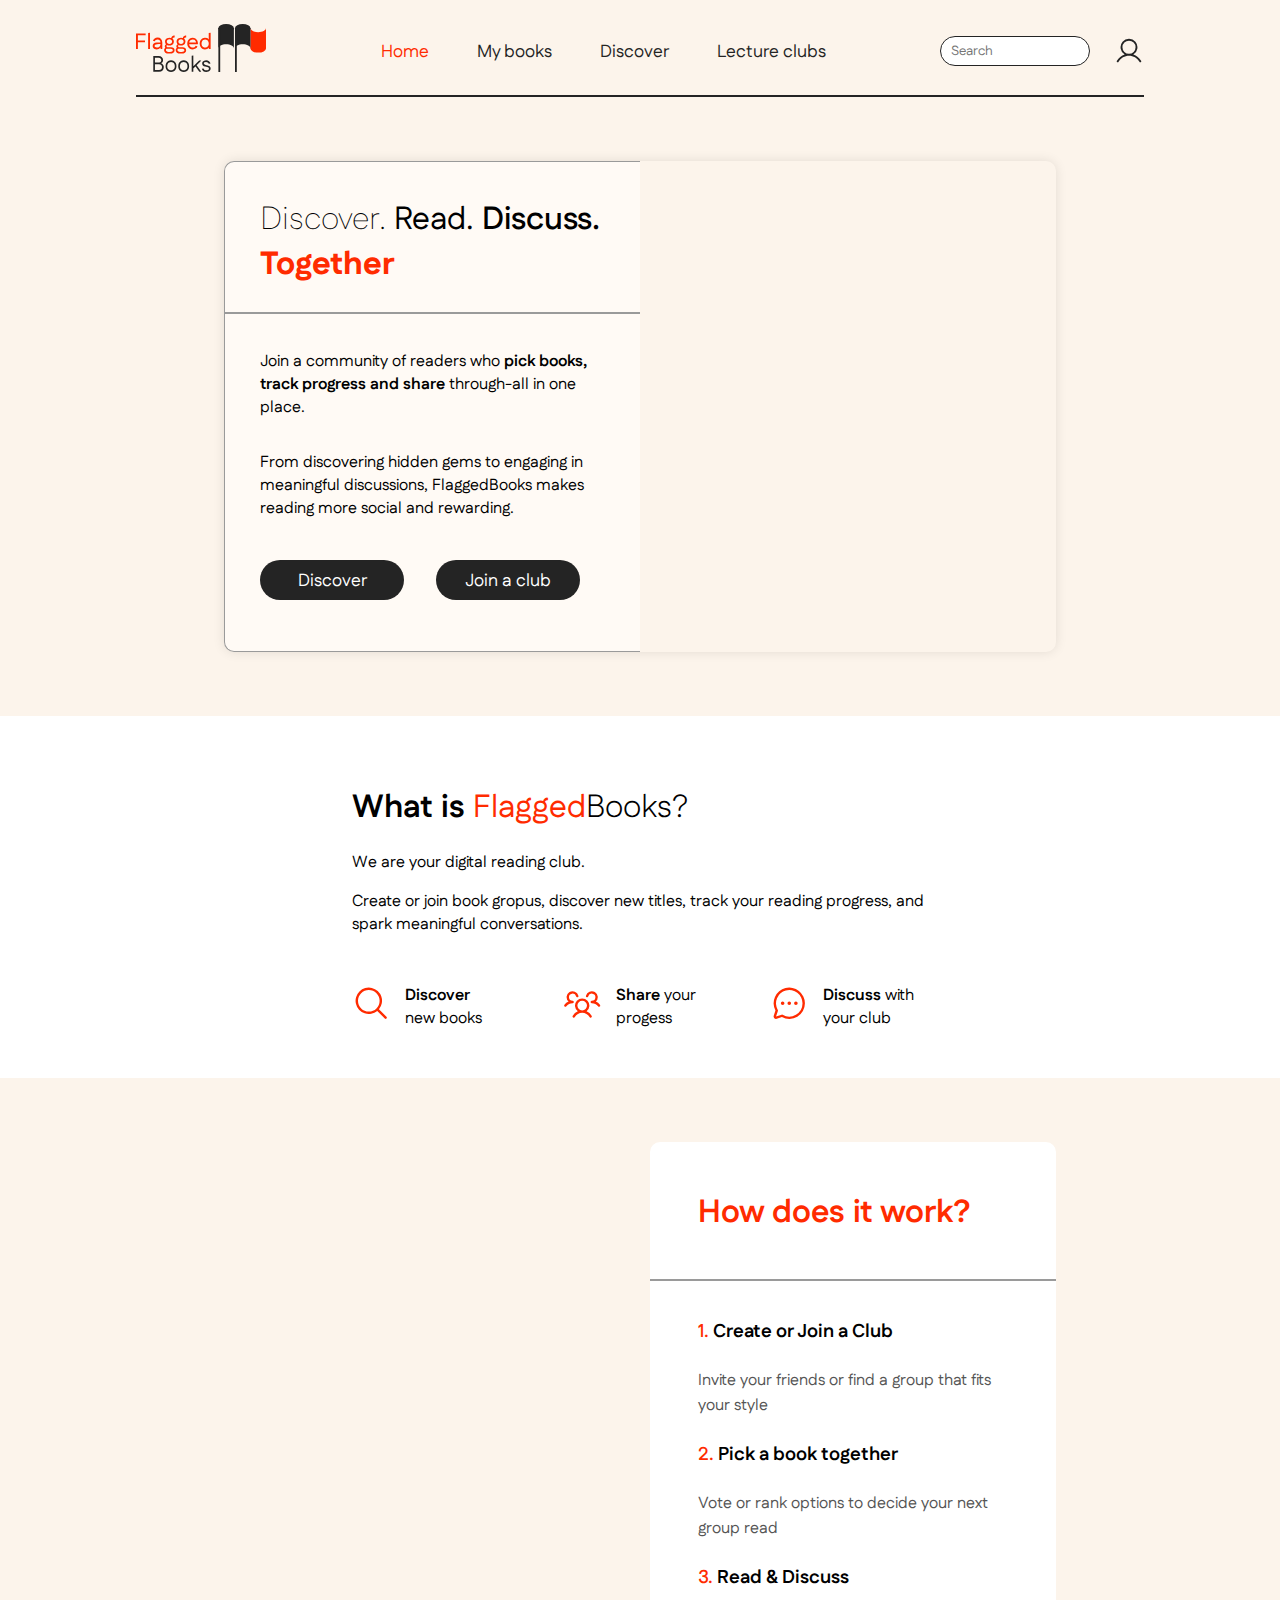
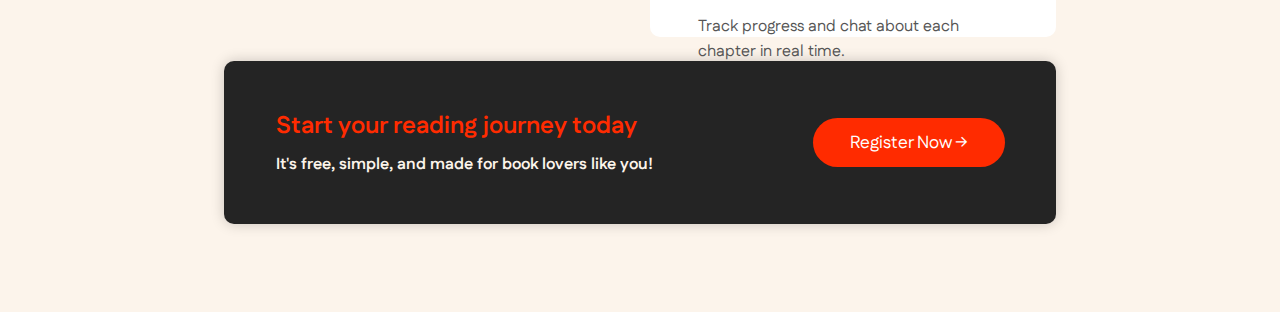
<file: wwwroot/index.html>
<!DOCTYPE html>
<html lang="en">
  <head>
    <meta charset="UTF-8" />
    <meta name="viewport" content="width=device-width, initial-scale=1.0" />
    <title>Flagged Books</title>
    <link rel="preconnect" href="https://fonts.googleapis.com" />
    <link rel="preconnect" href="https://fonts.gstatic.com" crossorigin />
    <link
      href="https://fonts.googleapis.com/css2?family=Fustat:wght@200..800&display=swap"
      rel="stylesheet"
    />
    <link rel="stylesheet" href="css/style.css" />
    <script src="js/menu.js" defer></script>
    <script src="js/search.js" defer></script>
    <link
      rel="icon"
      type="image/svg+xml"
      href="assets/FlaggedBooks_favicon.svg"
    />
  </head>
  <body>
    <header>
      <!-- Logo (Left)-->
      <a href="index.html" aria-label="Go to Home">
        <img
          class="logo"
          src="assets/FlaggedBooks_logo.svg"
          alt="FlaggedBooks Logo"
        />
      </a>

      <!-- Menu (Center) -->
      <nav class="menu" id="menu" aria-label="Main navigation">
        <a href="index.html" class="active">Home</a>
        <a href="my-books.html">My books</a>
        <a href="book-discovery.html">Discover</a>
        <a href="lecture-club.html">Lecture clubs</a>
      </nav>

      <!-- Tools (Right) -->
      <div class="header-tools">
        <div class="search-container">
          <input
            class="search-box"
            type="search"
            placeholder="Search"
            id="search-input"
            aria-label="Search books"
          />
          <div class="header-search-results" id="search-results"></div>
        </div>

        <a href="user-login.html" class="login-link" aria-label="Go to login">
          <div class="user-icon">
            <svg xmlns="http://www.w3.org/2000/svg" viewBox="0 0 256 256">
              <path
                d="M230.92,212c-15.23-26.33-38.7-45.21-66.09-54.16a72,72,0,1,0-73.66,0C63.78,166.78,40.31,185.66,25.08,212a8,8,0,1,0,13.85,8c18.84-32.56,52.14-52,89.07-52s70.23,19.44,89.07,52a8,8,0,1,0,13.85-8ZM72,96a56,56,0,1,1,56,56A56.06,56.06,0,0,1,72,96Z"
              ></path>
            </svg>
          </div>
        </a>
      </div>

      <!-- Mobile Menu Button -->
      <div class="hamburger" id="hamburger" aria-label="Toggle menu">
        <span></span>
        <span></span>
        <span></span>
      </div>
    </header>
    <div class="overlay" id="overlay"></div>

    <hr class="header-separator" />

    <main class="main-index">
      <div class="hero-section">
        <div class="hero-content">
          <h1 class="hero-title">
            <span style="font-weight: 200">Discover.</span>
            <span style="font-weight: 400">Read.</span>
            <span style="font-weight: 600">Discuss.</span>
            <span style="font-weight: 800; color: #ff2b00">Together</span>
          </h1>
          <hr class="hero-separator" />
          <p>
            Join a community of readers who
            <strong>pick books, track progress and share </strong>
            through-all in one place.
          </p>
          <p>
            From discovering hidden gems to engaging in meaningful discussions,
            FlaggedBooks makes reading more social and rewarding.
          </p>
          <div class="hero-buttons">
            <button
              onclick="window.location.href='book-discovery.html'"
              class="btn-primary"
            >
              Discover
            </button>
            <button
              onclick="window.location.href='lecture-club.html'"
              class="btn-primary"
            >
              Join a club
            </button>
          </div>
        </div>
        <div class="hero-image"></div>
      </div>
      <div class="home-info">
        <div class="home-info-content">
          <h1>
            What is
            <span style="font-weight: 300"
              ><span style="font-weight: 400; color: #ff2b00">Flagged</span
              >Books?</span
            >
          </h1>
          <p>We are your digital reading club.</p>
          <p>
            Create or join book gropus, discover new titles, track your reading
            progress, and spark meaningful conversations.
          </p>
          <div class="home-info-icons">
            <div class="home-info-column">
              <span class="home-icon">
                <svg xmlns="http://www.w3.org/2000/svg" viewBox="0 0 256 256">
                  <path
                    d="M229.66,218.34l-50.07-50.06a88.11,88.11,0,1,0-11.31,11.31l50.06,50.07a8,8,0,0,0,11.32-11.32ZM40,112a72,72,0,1,1,72,72A72.08,72.08,0,0,1,40,112Z"
                  ></path>
                </svg>
              </span>
              <span><strong>Discover</strong> new books</span>
            </div>
            <div class="home-info-column">
              <span class="home-icon">
                <svg xmlns="http://www.w3.org/2000/svg" viewBox="0 0 256 256">
                  <path
                    d="M244.8,150.4a8,8,0,0,1-11.2-1.6A51.6,51.6,0,0,0,192,128a8,8,0,0,1-7.37-4.89,8,8,0,0,1,0-6.22A8,8,0,0,1,192,112a24,24,0,1,0-23.24-30,8,8,0,1,1-15.5-4A40,40,0,1,1,219,117.51a67.94,67.94,0,0,1,27.43,21.68A8,8,0,0,1,244.8,150.4ZM190.92,212a8,8,0,1,1-13.84,8,57,57,0,0,0-98.16,0,8,8,0,1,1-13.84-8,72.06,72.06,0,0,1,33.74-29.92,48,48,0,1,1,58.36,0A72.06,72.06,0,0,1,190.92,212ZM128,176a32,32,0,1,0-32-32A32,32,0,0,0,128,176ZM72,120a8,8,0,0,0-8-8A24,24,0,1,1,87.24,82a8,8,0,1,0,15.5-4A40,40,0,1,0,37,117.51,67.94,67.94,0,0,0,9.6,139.19a8,8,0,1,0,12.8,9.61A51.6,51.6,0,0,1,64,128,8,8,0,0,0,72,120Z"
                  ></path>
                </svg>
              </span>
              <span><strong>Share</strong> your progess</span>
            </div>

            <div class="home-info-column">
              <span class="home-icon">
                <svg xmlns="http://www.w3.org/2000/svg" viewBox="0 0 256 256">
                  <path
                    d="M140,128a12,12,0,1,1-12-12A12,12,0,0,1,140,128ZM84,116a12,12,0,1,0,12,12A12,12,0,0,0,84,116Zm88,0a12,12,0,1,0,12,12A12,12,0,0,0,172,116Zm60,12A104,104,0,0,1,79.12,219.82L45.07,231.17a16,16,0,0,1-20.24-20.24l11.35-34.05A104,104,0,1,1,232,128Zm-16,0A88,88,0,1,0,51.81,172.06a8,8,0,0,1,.66,6.54L40,216,77.4,203.53a7.85,7.85,0,0,1,2.53-.42,8,8,0,0,1,4,1.08A88,88,0,0,0,216,128Z"
                  ></path>
                </svg>
              </span>
              <span><strong>Discuss</strong> with your club</span>
            </div>
          </div>
        </div>
      </div>

      <div class="home-instructions">
        <div class="home-instructions-image"></div>
        <div class="home-instructions-content">
          <h1 class="home-instructions-title">How does it work?</h1>
          <hr class="home-instructions-separator" />
          <h3>Create or Join a Club</h3>
          <span>Invite your friends or find a group that fits your style</span>

          <h3>Pick a book together</h3>
          <span>Vote or rank options to decide your next group read</span>

          <h3>Read & Discuss</h3>
          <span>Track progress and chat about each chapter in real time.</span>
        </div>
      </div>

      <div class="home-banner">
        <div class="home-banner-content">
          <h2 class="home-banner-title">Start your reading journey today</h2>
          <h4 class="home-banner-subtitle">
            It's free, simple, and made for book lovers like you!
          </h4>
        </div>
        <button
          onclick="window.location.href='user-register.html'"
          class="btn-banner"
        >
          Register Now →
        </button>
      </div>
    </main>
  </body>
</html>
</file>
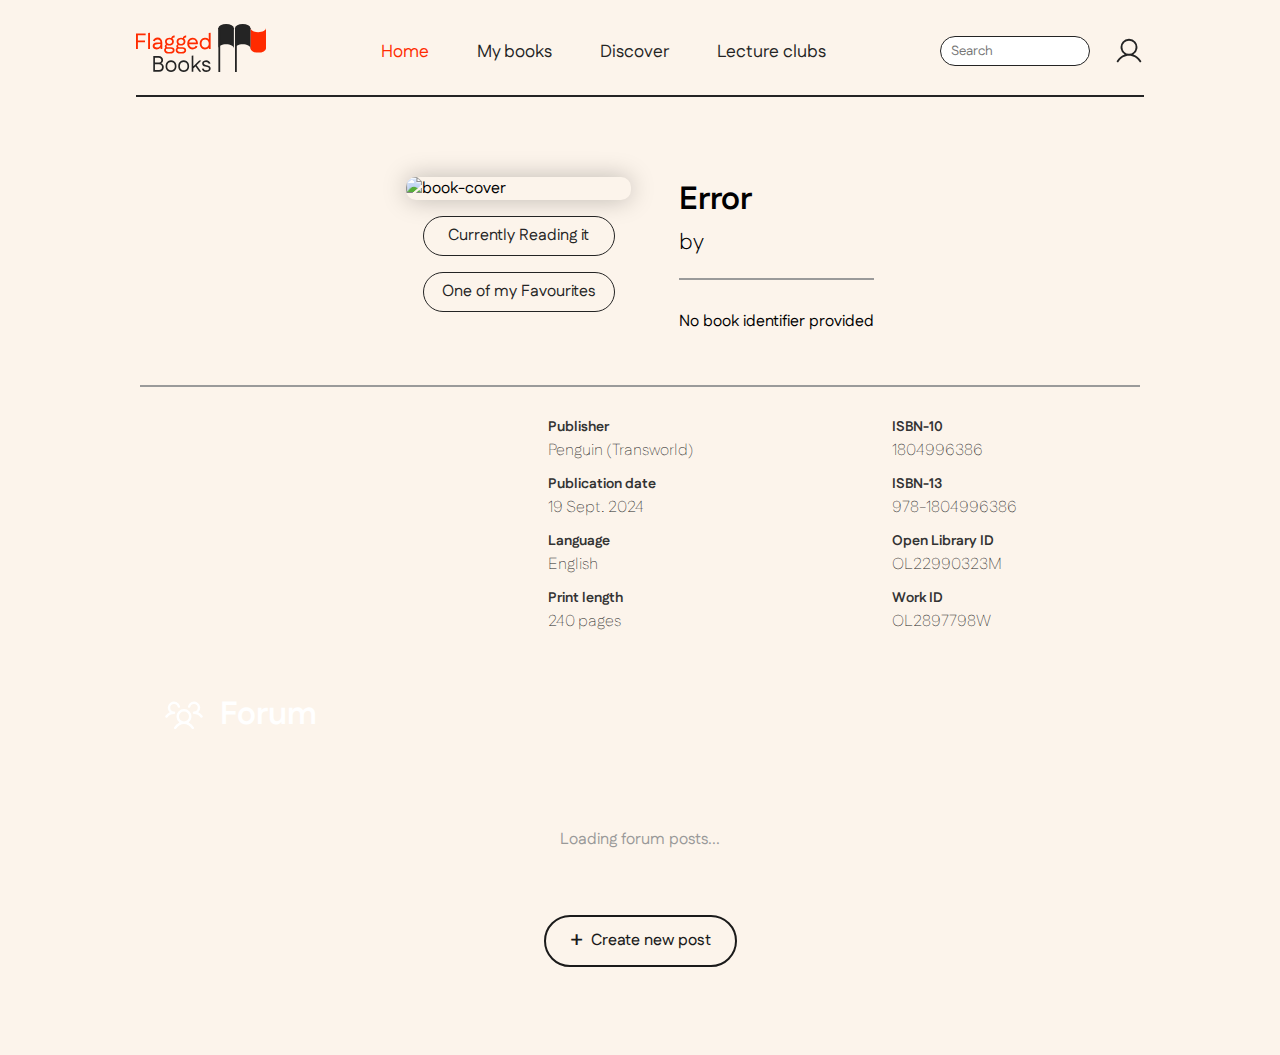
<file: wwwroot/book-details.html>
<!DOCTYPE html>
<html lang="en">
  <head>
    <meta charset="UTF-8" />
    <meta name="viewport" content="width=device-width, initial-scale=1.0" />
    <title>Flagged Books | Book Example</title>
    <link rel="preconnect" href="https://fonts.googleapis.com" />
    <link rel="preconnect" href="https://fonts.gstatic.com" crossorigin />
    <link
      href="https://fonts.googleapis.com/css2?family=Fustat:wght@200..800&display=swap"
      rel="stylesheet"
    />
    <link rel="stylesheet" href="css/style.css" />
    <script src="js/book-details.js" defer></script>
    <script src="js/menu.js" defer></script>
    <script src="js/search.js" defer></script>
    <link
      rel="icon"
      type="image/svg+xml"
      href="assets/FlaggedBooks_favicon.svg"
    />
  </head>
  <body>
    <header>
      <!-- Logo (Left)-->
      <a href="index.html" aria-label="Go to Home">
        <img
          class="logo"
          src="assets/FlaggedBooks_logo.svg"
          alt="FlaggedBooks Logo"
        />
      </a>

      <!-- Menu (Center) -->
      <nav class="menu" id="menu" aria-label="Main navigation">
        <a href="index.html" class="active">Home</a>
        <a href="my-books.html">My books</a>
        <a href="book-discovery.html">Discover</a>
        <a href="lecture-club.html">Lecture clubs</a>
      </nav>

      <!-- Tools (Right) -->
      <div class="header-tools">
        <div class="search-container">
          <input
            class="search-box"
            type="search"
            placeholder="Search"
            id="search-input"
            aria-label="Search books"
          />
          <div class="header-search-results" id="search-results"></div>
        </div>

        <a href="user-login.html" class="login-link" aria-label="Go to login">
          <div class="user-icon">
            <svg xmlns="http://www.w3.org/2000/svg" viewBox="0 0 256 256">
              <path
                d="M230.92,212c-15.23-26.33-38.7-45.21-66.09-54.16a72,72,0,1,0-73.66,0C63.78,166.78,40.31,185.66,25.08,212a8,8,0,1,0,13.85,8c18.84-32.56,52.14-52,89.07-52s70.23,19.44,89.07,52a8,8,0,1,0,13.85-8ZM72,96a56,56,0,1,1,56,56A56.06,56.06,0,0,1,72,96Z"
              ></path>
            </svg>
          </div>
        </a>
      </div>

      <!-- Mobile Menu Button -->
      <div class="hamburger" id="hamburger" aria-label="Toggle menu">
        <span></span>
        <span></span>
        <span></span>
      </div>
    </header>
    <div class="overlay" id="overlay"></div>

    <hr class="header-separator" />

    <main class="main-book-details">
      <div class="book-details-container">
        <div class="book-details-cover">
          <img id="book-cover" alt="book-cover" />
          <button class="btn-book-details">Currently Reading it</button>
          <button class="btn-book-details">One of my Favourites</button>
        </div>
        <div class="book-details">
          <h1 class="book-details-title" id="book-title"></h1>
          <span class="author-wrapper"
            >by <span class="author" id="book-author"></span
          ></span>
          <hr class="book-separator" />
          <p id="book-description"></p>
        </div>
      </div>

      <div class="book-info-container">
        <hr class="book-separator" />
        <div class="book-info-grid">
          <!-- Column 1: Rating -->
          <div class="book-info-column">
            <div class="book-info-item">
              <div class="book-label"></div>
              <div class="value rating-value">
                <span id="book-rating"></span>
                <span class="votes" id="book-votes"></span>
              </div>
            </div>
          </div>

          <!-- Column 2: Publisher, Publication date, Language, Print length -->
          <div class="book-info-column">
            <div class="book-info-item">
              <div class="book-label">Publisher</div>
              <div class="value" id="book-publisher">Penguin (Transworld)</div>
            </div>

            <div class="book-info-item">
              <div class="book-label">Publication date</div>
              <div class="value" id="book-date">19 Sept. 2024</div>
            </div>

            <div class="book-info-item">
              <div class="book-label">Language</div>
              <div class="value" id="book-language">English</div>
            </div>

            <div class="book-info-item">
              <div class="book-label">Print length</div>
              <div class="value" id="book-length">240 pages</div>
            </div>
          </div>

          <!-- Column 3: ISBN-10, ISBN-13, Item weight, Dimensions -->
          <div class="book-info-column">
            <div class="book-info-item">
              <div class="book-label">ISBN-10</div>
              <div class="value" id="book-isbn10">1804996386</div>
            </div>

            <div class="book-info-item">
              <div class="book-label">ISBN-13</div>
              <div class="value" id="book-isbn13">978-1804996386</div>
            </div>

            <div class="book-info-item">
              <div class="book-label">Open Library ID</div>
              <div class="value" id="book-openlibrary-id">OL22990323M</div>
            </div>

            <div class="book-info-item">
              <div class="book-label">Work ID</div>
              <div class="value" id="book-work-id">OL2897798W</div>
            </div>
          </div>
        </div>
      </div>

      <!-- Forum Section -->
      <div class="forum-container">
        <div class="forum-header">
          <svg
            class="forum-icon"
            xmlns="http://www.w3.org/2000/svg"
            fill="#fff"
            viewBox="0 0 256 256"
          >
            <path
              d="M244.8,150.4a8,8,0,0,1-11.2-1.6A51.6,51.6,0,0,0,192,128a8,8,0,0,1-7.37-4.89,8,8,0,0,1,0-6.22A8,8,0,0,1,192,112a24,24,0,1,0-23.24-30,8,8,0,1,1-15.5-4A40,40,0,1,1,219,117.51a67.94,67.94,0,0,1,27.43,21.68A8,8,0,0,1,244.8,150.4ZM190.92,212a8,8,0,1,1-13.84,8,57,57,0,0,0-98.16,0,8,8,0,1,1-13.84-8,72.06,72.06,0,0,1,33.74-29.92,48,48,0,1,1,58.36,0A72.06,72.06,0,0,1,190.92,212ZM128,176a32,32,0,1,0-32-32A32,32,0,0,0,128,176ZM72,120a8,8,0,0,0-8-8A24,24,0,1,1,87.24,82a8,8,0,1,0,15.5-4A40,40,0,1,0,37,117.51,67.94,67.94,0,0,0,9.6,139.19a8,8,0,1,0,12.8,9.61A51.6,51.6,0,0,1,64,128,8,8,0,0,0,72,120Z"
            ></path>
          </svg>
          <h2 class="forum-title">Forum</h2>
        </div>

        <div class="forum-posts" id="forum-posts">
          <!-- Forum posts will be loaded here by JavaScript -->
          <div style="text-align: center; padding: 2rem; color: #999">
            Loading forum posts...
          </div>
        </div>

        <button class="btn-create-post" id="btn-create-post">
          <span class="plus-icon">+</span>
          Create new post
        </button>
      </div>
    </main>

    <!-- Create Post Modal -->
    <div class="modal" id="create-post-modal">
      <div class="modal-content">
        <div class="modal-header">
          <h3>Create New Post</h3>
          <button class="modal-close" id="modal-close">&times;</button>
        </div>
        <div class="modal-body">
          <input
            type="text"
            id="post-title"
            class="post-input"
            placeholder="Post title..."
            maxlength="200"
          />
          <div class="toolbar">
            <button
              class="toolbar-btn"
              id="btn-mark-spoiler-modal"
              type="button"
              title="Mark selected text as spoiler"
            >
              <svg
                xmlns="http://www.w3.org/2000/svg"
                width="20"
                height="20"
                viewBox="0 0 256 256"
              >
                <path
                  d="M247.31,124.76c-.35-.79-8.82-19.58-27.65-38.41C194.57,61.26,162.88,48,128,48S61.43,61.26,36.34,86.35C17.51,105.18,9,124,8.69,124.76a8,8,0,0,0,0,6.5c.35.79,8.82,19.57,27.65,38.4C61.43,194.74,93.12,208,128,208s66.57-13.26,91.66-38.34c18.83-18.83,27.3-37.61,27.65-38.4A8,8,0,0,0,247.31,124.76ZM128,192c-30.78,0-57.67-11.19-79.93-33.25A133.47,133.47,0,0,1,25,128,133.33,133.33,0,0,1,48.07,97.25C70.33,75.19,97.22,64,128,64s57.67,11.19,79.93,33.25A133.46,133.46,0,0,1,231.05,128C223.84,141.46,192.43,192,128,192Zm0-112a48,48,0,1,0,48,48A48.05,48.05,0,0,0,128,80Zm0,80a32,32,0,1,1,32-32A32,32,0,0,1,128,160Z"
                ></path>
              </svg>
              Spoiler
            </button>
          </div>
          <textarea
            id="post-content"
            class="post-textarea"
            placeholder="What would you like to discuss about this book?"
            rows="6"
          ></textarea>
        </div>
        <div class="modal-footer">
          <button class="btn-cancel" id="btn-cancel">Cancel</button>
          <button class="btn-submit" id="btn-submit-post">Post</button>
        </div>
      </div>
    </div>
  </body>
</html>
</file>
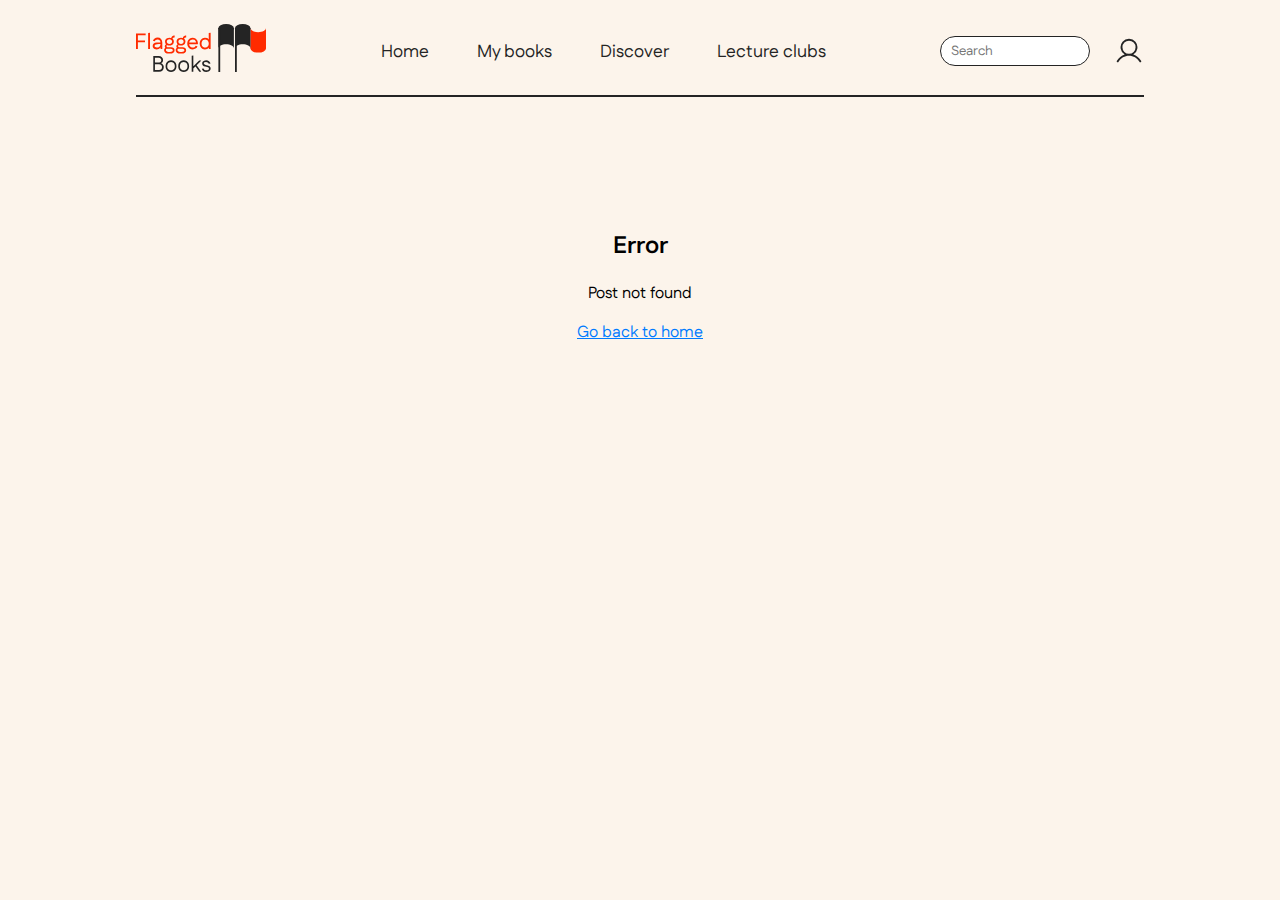
<file: wwwroot/forum-post.html>
<!DOCTYPE html>
<html lang="en">
  <head>
    <meta charset="UTF-8" />
    <meta name="viewport" content="width=device-width, initial-scale=1.0" />
    <title>Forum Post | Flagged Books</title>
    <link rel="preconnect" href="https://fonts.googleapis.com" />
    <link rel="preconnect" href="https://fonts.gstatic.com" crossorigin />
    <link
      href="https://fonts.googleapis.com/css2?family=Fustat:wght@200..800&display=swap"
      rel="stylesheet"
    />
    <link rel="stylesheet" href="css/style.css" />
    <script src="js/forum-post.js" defer></script>
    <script src="js/menu.js" defer></script>
    <script src="js/search.js" defer></script>
    <link
      rel="icon"
      type="image/svg+xml"
      href="assets/FlaggedBooks_favicon.svg"
    />
  </head>
  <body>
    <header>
      <!-- Logo (Left)-->
      <a href="index.html" aria-label="Go to Home">
        <img
          class="logo"
          src="assets/FlaggedBooks_logo.svg"
          alt="FlaggedBooks Logo"
        />
      </a>

      <!-- Menu (Center) -->
      <nav class="menu" id="menu" aria-label="Main navigation">
        <a href="index.html">Home</a>
        <a href="my-books.html">My books</a>
        <a href="book-discovery.html">Discover</a>
        <a href="lecture-club.html">Lecture clubs</a>
      </nav>

      <!-- Tools (Right) -->
      <div class="header-tools">
        <div class="search-container">
          <input
            class="search-box"
            type="search"
            placeholder="Search"
            id="search-input"
            aria-label="Search books"
          />
          <div class="header-search-results" id="search-results"></div>
        </div>

        <a href="user-login.html" class="login-link" aria-label="Go to login">
          <div class="user-icon">
            <svg xmlns="http://www.w3.org/2000/svg" viewBox="0 0 256 256">
              <path
                d="M230.92,212c-15.23-26.33-38.7-45.21-66.09-54.16a72,72,0,1,0-73.66,0C63.78,166.78,40.31,185.66,25.08,212a8,8,0,1,0,13.85,8c18.84-32.56,52.14-52,89.07-52s70.23,19.44,89.07,52a8,8,0,1,0,13.85-8ZM72,96a56,56,0,1,1,56,56A56.06,56.06,0,0,1,72,96Z"
              ></path>
            </svg>
          </div>
        </a>
      </div>

      <!-- Mobile Menu Button -->
      <div class="hamburger" id="hamburger" aria-label="Toggle menu">
        <span></span>
        <span></span>
        <span></span>
      </div>
    </header>
    <div class="overlay" id="overlay"></div>

    <hr class="header-separator" />

    <main>
      <div class="forum-post-container">
        <!-- Back Button -->
        <button class="btn-back" id="btn-back">
          <svg
            xmlns="http://www.w3.org/2000/svg"
            width="20"
            height="20"
            viewBox="0 0 256 256"
          >
            <path
              d="M224,128a8,8,0,0,1-8,8H59.31l58.35,58.34a8,8,0,0,1-11.32,11.32l-72-72a8,8,0,0,1,0-11.32l72-72a8,8,0,0,1,11.32,11.32L59.31,120H216A8,8,0,0,1,224,128Z"
            ></path>
          </svg>
          Back to Book
        </button>

        <!-- Post Header -->
        <div class="post-header">
          <h1 class="post-title" id="post-title">Loading...</h1>
          <div class="post-meta">
            <span class="post-author" id="post-author">Author</span>
            <span class="post-date" id="post-date">Date</span>
          </div>
        </div>

        <!-- Original Post Content -->
        <div class="post-content-card">
          <div class="post-content" id="post-content">
            Loading post content...
          </div>
        </div>

        <!-- Replies Section -->
        <div class="replies-section">
          <h2 class="replies-header">
            Replies <span class="replies-count" id="replies-count">(0)</span>
          </h2>

          <div class="replies-list" id="replies-list">
            <!-- Replies will be loaded here -->
          </div>

          <!-- Reply Form -->
          <div class="reply-form-container">
            <h3>Add a Reply</h3>
            <div class="toolbar">
              <button
                class="toolbar-btn"
                id="btn-mark-spoiler"
                title="Mark selected text as spoiler"
              >
                <svg
                  xmlns="http://www.w3.org/2000/svg"
                  width="20"
                  height="20"
                  viewBox="0 0 256 256"
                >
                  <path
                    d="M247.31,124.76c-.35-.79-8.82-19.58-27.65-38.41C194.57,61.26,162.88,48,128,48S61.43,61.26,36.34,86.35C17.51,105.18,9,124,8.69,124.76a8,8,0,0,0,0,6.5c.35.79,8.82,19.57,27.65,38.4C61.43,194.74,93.12,208,128,208s66.57-13.26,91.66-38.34c18.83-18.83,27.3-37.61,27.65-38.4A8,8,0,0,0,247.31,124.76ZM128,192c-30.78,0-57.67-11.19-79.93-33.25A133.47,133.47,0,0,1,25,128,133.33,133.33,0,0,1,48.07,97.25C70.33,75.19,97.22,64,128,64s57.67,11.19,79.93,33.25A133.46,133.46,0,0,1,231.05,128C223.84,141.46,192.43,192,128,192Zm0-112a48,48,0,1,0,48,48A48.05,48.05,0,0,0,128,80Zm0,80a32,32,0,1,1,32-32A32,32,0,0,1,128,160Z"
                  ></path>
                </svg>
                Spoiler
              </button>
            </div>
            <textarea
              id="reply-content"
              class="reply-textarea"
              placeholder="Write your reply..."
              rows="5"
            ></textarea>
            <button class="btn-submit-reply" id="btn-submit-reply">
              Post Reply
            </button>
          </div>
        </div>
      </div>
    </main>
  </body>
</html>
</file>
<file: wwwroot/css/style.css>
/* ==========================================================================
   Style.css INDEX
   ==========================================================================
   1. Base
   2. Header
   3. Home Page
   4. Book Example
   5. Auth (Login / Register)
   6. User Profile
   7. Book Discovery
   8. Lecture Club Hub
   9. Forum
   10. My books
   11. Responsive
========================================================================== */

*,
*::before,
*::after {
  box-sizing: border-box;
}

html {
  font-family: Fustat, sans-serif;
}

body {
  background-color: #fcf4eb;
  padding: 1rem 8rem;
  overflow-x: hidden;
}

header {
  display: flex;
  align-items: center;
  justify-content: space-between;
  padding-bottom: 1rem;
  gap: 1rem;
}

main {
  margin-top: 4rem;
}

button,
input,
select,
textarea {
  font-family: Fustat, sans-serif;
}

hr {
  width: 100%;
}

/* ----- HEADER ----- */

.logo {
  width: 130px;
  height: 100%;
}

.menu {
  display: flex;
  gap: 3rem;
  justify-content: center;
  align-items: center;
  flex-grow: 1;
}

.menu a {
  color: #242424;
  text-decoration: none;
  padding: 4px 0;
  position: relative;
  transition: color 0.4s;
  font-size: 1.1rem;
}

.menu a::after {
  content: "";
  position: absolute;
  bottom: 0;
  left: 0;
  width: 100%;
  height: 1px;
  background: #000;
  transform: scaleX(0);
  transform-origin: right;
  transition: transform 0.4s;
}

.menu a:hover {
  color: #ff2b00;
}

.menu a:hover::after {
  transform: scaleX(1);
  transform-origin: left;
}

.menu a.active {
  color: #ff2b00;
}

.header-tools {
  display: flex;
  align-items: center;
  justify-content: flex-end;
  gap: 1.5rem;
  margin-left: auto;
}

.search-container {
  position: relative;
}

.search-box {
  background-color: #fff;
  border-radius: 25px;
  border: 1.5px solid #242424;
  height: 30px;
  width: 150px;
  padding: 10px;
  transition: 0.4s;
}

.search-box:focus {
  width: 250px;
  outline: none;
  transition: 0.4s;
  border-color: #ff2b00;
}

.header-search-results {
  position: absolute;
  top: 100%;
  left: 0;
  background: #fcf4eb;
  border-radius: 10px;
  box-shadow: 0 4px 10px rgba(0, 0, 0, 0.1);
  max-height: 15rem;
  overflow-y: auto;
  opacity: 0;
  visibility: hidden;
  transform: translateY(-5px);
  transition: all 0.25s ease;
  z-index: 9999;
}

.header-search-results.show {
  opacity: 1;
  visibility: visible;
  transform: translateY(0);
}

.header-search-loading,
.header-search-no-results {
  padding: 12px 16px;
  color: #555;
  font-size: 0.9rem;
  text-align: center;
}

.header-search-item {
  display: flex;
  align-items: center;
  gap: 0.7rem;
  padding: 5px 12px;
  text-decoration: none;
  box-shadow: 0 4px 10px rgba(0, 0, 0, 0);
  border-radius: 15px;
  color: #242424;
}

.header-search-item:last-child {
  border-bottom: none;
}

.header-search-item:hover {
  box-shadow: 0 4px 10px rgba(0, 0, 0, 0.2);
  transition: 0.3s;
  cursor: pointer;
}

.header-search-thumbnail {
  width: 3.5rem;
  height: 5rem;
  object-fit: cover;
  border-radius: 4px;
  background: #eee;
  flex-shrink: 0;
}

.header-search-content {
  display: flex;
  flex-direction: column;
  overflow: hidden;
}

.header-search-title {
  font-weight: 600;
  font-size: 0.95rem;
  white-space: nowrap;
  text-overflow: ellipsis;
  overflow: hidden;
}

.header-search-author {
  font-size: 0.8rem;
  color: #666;
  white-space: nowrap;
  text-overflow: ellipsis;
  overflow: hidden;
}

.header-search-show-more {
  padding: 12px;
  text-align: center;
  background-color: #f8f8f8;
  color: #ff2b00;
  font-weight: 600;
  font-size: 0.9rem;
  cursor: pointer;
  transition: background color 0.2s;
  border-top: 1px solid #e0e0e0;
}

.header-search-show-more:hover {
  background-color: #ff2b00;
  color: #fff;
}

.header-search-results::-webkit-scrollbar {
  width: 6px;
}

.header-search-results::-webkit-scrollbar-thumb {
  background: #ccc;
  border-radius: 3px;
}

.user-icon {
  width: 30px;
  height: 30px;
  fill: #242424;
  outline: 1.5px solid transparent;
  transition: 0.3s;
}

.user-icon:hover {
  border-radius: 50%;
  fill: #ff2b00;
  outline-color: #000;
}

.header-separator {
  border: 0.5px solid #242424;
  margin: 0;
}

/* -- Hamburger Menu -- */

.hamburger {
  display: none;
  flex-direction: column;
  gap: 5px;
  cursor: pointer;
  padding: 5px;
  z-index: 1001;
  order: 3;
  transition: all ease 0.3s;
}

.hamburger span {
  width: 25px;
  height: 2px;
  background: #242424;
  transition: all 0.3s;
  border-radius: 2px;
}

.hamburger.active span:nth-child(1) {
  transform: rotate(45deg) translate(8px, 8px);
}

.hamburger.active span:nth-child(2) {
  opacity: 0;
}

.hamburger.active span:nth-child(3) {
  transform: rotate(-45deg) translate(7px, -7px);
}

.overlay {
  display: none;
  position: fixed;
  top: 0;
  left: 0;
  width: 100%;
  height: 100vh;
  background: rgba(0, 0, 0, 0.5);
  z-index: 999;
  opacity: 0;
  transition: opacity 0.3s;
}

.overlay.active {
  display: block;
  opacity: 1;
}

/* ----- HOMEPAGE ----- */

.main-index {
  width: 65vw;
  margin: 0 auto;
  padding: 4rem 0;
}

.hero-section {
  border-radius: 10px;
  box-sizing: border-box;
  min-height: 26rem;
  height: auto;
  margin: 0 auto;
  display: flex;
  box-shadow: 0px 0 12px rgba(0, 0, 0, 0.1);
}

.hero-content {
  display: flex;
  flex-direction: column;
  width: 50%;
  padding: 35px;
  border-radius: 10px 0 0 10px;
  background-color: #fffaf5;
  border: 1px solid #9a9a9a;
  border-right-width: 0;
}

.hero-title {
  margin: 0;
}

.hero-separator {
  border: 0.3px solid #9a9a9a;
  width: calc(100% + 70px);
  margin-top: 25px;
  margin-bottom: 20px;
  margin-left: -35px;
  margin-right: -35px;
}

.hero-buttons {
  display: flex;
  gap: 2rem;
  margin-top: auto;
  padding: 1.5rem 0 1rem 0;
}

.hero-image {
  background-image: url("https://images.pexels.com/photos/5634667/pexels-photo-5634667.jpeg");
  background-size: cover;
  background-position: bottom;
  background-repeat: no-repeat;
  height: auto;
  width: 50%;
  border-radius: 0 10px 10px 0;
}

.home-info {
  background: #fff;
  width: 100vw;
  position: relative;
  left: 50%;
  right: 50%;
  margin: 4rem -50vw 0 -50vw;
}

.home-info-content {
  width: 45vw;
  margin: 0 auto;
  padding-top: 3rem;
  padding-bottom: 3rem;
}

.home-info-icons {
  display: flex;
  gap: 4rem;
  margin-top: 3rem;
}

.home-info-column {
  display: flex;
  align-items: center;
  margin: 0 auto;
}

.home-icon {
  width: 75px;
  height: 100%;
  padding-right: 15px;
  fill: #ff2b00;
}

.home-instructions {
  box-sizing: border-box;
  margin: 4rem 0 1.5rem 0;
  display: flex;
  gap: 1.5rem;
  align-items: center;
  height: 55vh;
}

.home-instructions-image {
  background-image: url("https://images.pexels.com/photos/1907784/pexels-photo-1907784.jpeg");
  background-size: cover;
  background-position: center;
  border-radius: 10px;
  width: 50%;
  height: 55vh;
}

.home-instructions-content {
  background-color: #fff;
  border-radius: 10px;
  padding: 2rem 3rem;
  display: flex;
  flex-direction: column;
  justify-content: flex-start;
  width: 50%;
  height: 100%;
  gap: 1.4rem;
  counter-reset: steps;
}

.home-instructions-title {
  color: #ff2b00;
  margin: 1rem 0;
}

.home-instructions-separator {
  border: 0.3px solid #9a9a9a;
  width: calc(100% + 6rem);
  margin-top: 5px;
  margin-bottom: 15px;
  margin-left: -3rem;
  margin-right: -3rem;
}

.home-instructions-content h3 {
  margin: 0;
}

.home-instructions-content h3::before {
  counter-increment: steps;
  content: counter(steps) ". ";
  color: #ff2b00;
  font-weight: 600;
}

.home-instructions-content span {
  color: #555;
  font-size: 1rem;
  line-height: 1.6;
}

.home-banner {
  background-color: #242424;
  padding: 3rem 0rem;
  display: flex;
  justify-content: center;
  align-items: center;
  gap: 10rem;
  border-radius: 10px;
  box-shadow: 0px 0 14px rgba(0, 0, 0, 0.2);
}

.home-banner-title {
  color: #ff2b00;
  margin: 0 0 10px 0;
}

.home-banner-subtitle {
  color: #fcf4eb;
  margin: 0;
}

.btn-banner {
  width: 12rem;
  border: none;
  padding: 12px;
  font-size: 1.1rem;
  background-color: #ff2b00;
  color: #fff;
  border-radius: 35px;
  transition: all 0.3s ease;
}

.btn-banner:hover {
  background-color: #fcf4eb;
  color: #242424;
  cursor: pointer;
}

/* ----- BOOK PAGE ----- */

.main-book-details {
  margin-top: 4rem;
  padding-bottom: 4rem;
}

.book-details-container {
  display: flex;
  align-items: center;
  justify-content: center;
  gap: 3rem;
  max-width: 1000px;
  margin: 0 auto 1rem auto;
  padding: 1rem;
  align-items: flex-start;
  display: flex;
}

.author-wrapper {
  font-weight: 300;
  font-size: 1.4rem;
}

.author {
  font-weight: 600;
  color: #ff2b00;
}

.book-details-cover {
  display: flex;
  flex-direction: column;
  gap: 1rem;
}

.btn-book-details {
  display: inline-flex; /* Align icon + text horizontally */
  align-items: center; /* Vertically center content */
  justify-content: center; /* Center everything inside */
  gap: 8px; /* Space between SVG and text */
  border-radius: 35px;
  width: 12rem;
  margin: 0 auto;
  min-width: 9rem;
  height: 40px;
  max-height: 40px;
  border: 1.5px solid #242424;
  padding: 8px;
  font-size: 1rem;
  background-color: #fcf4eb;
  color: #242424;
  transition: all 0.3s ease;
}

.btn-book-details svg {
  width: 20px; /* Control icon size */
  height: 20px;
  fill: #242424; /* Match text color */
  transition: fill 0.3s ease; /* Smooth color transition */
}

.btn-book-details:hover {
  background-color: #ff2b00;
  color: #fff;
  cursor: pointer;
}

.btn-book-details:hover svg {
  fill: #fff; /* Change SVG color on hover */
}

.book-details-cover img {
  width: 225px;
  height: auto;
  box-shadow: 0 0 25px rgba(0, 0, 0, 0.25);
  border-radius: 10px;
}

.book-separator {
  margin-top: 20px;
  margin-bottom: 30px;
  border: 0.3px solid #9a9a9a;
}

.book-details-title {
  margin-top: 0;
  margin-bottom: 5px;
}

.book-info-container {
  max-width: 1000px;
  margin: 0 auto;
}

.book-info-grid {
  display: grid;
  grid-template-columns: repeat(3, 1fr);
  gap: 10rem;
  padding: 0 4rem 2rem 4rem;
}

.book-info-column {
  display: flex;
  flex-direction: column;
  gap: 12px;
}

.book-info-item {
  display: flex;
  flex-direction: column;
  gap: 2px;
}

.book-label {
  font-weight: 700;
  font-size: 14px;
  color: #333;
}

.value {
  font-size: 16px;
  color: #1a1a1a;
  font-weight: 200;
}

.rating-value {
  display: flex;
  flex-direction: column;
  gap: 4px;
}

.votes {
  font-size: 14px;
  color: #666;
}

.buttons-book-details {
  border-radius: 35px;
  width: 12rem;
  min-width: 12rem;
  height: 40px;
  max-height: 40px;
  border: none;
  padding: 8px;
  font-size: 1.1rem;
  background-color: #242424;
  color: #fff;
  transition: all 0.3s ease;
  padding: 2px;
}

.buttons-book-details:hover {
  background-color: #ff2b00;
  cursor: pointer;
}

.buttons-book-details:disabled {
  opacity: 0.6;
  cursor: not-allowed;
}

/* ----- AUTH (LOGIN / REGISTER) ----- */

.main-login {
  margin-top: 6rem;
}

.main-register {
  margin-top: 4rem;
}

.auth-container {
  border-radius: 10px;
  box-sizing: border-box;
  width: 55rem;
  min-height: 34rem;
  height: auto;
  margin: 0 auto;
  display: flex;
  box-shadow: 0px 0 12px rgba(0, 0, 0, 0.1);
}

.auth-login-image {
  background-image: url("https://images.pexels.com/photos/5264687/pexels-photo-5264687.jpeg");
  background-size: cover;
  background-position: bottom;
  background-repeat: no-repeat;
  height: auto;
  width: 50%;
  border-radius: 10px 0 0 10px;
}

.auth-register-image {
  background-image: url("https://images.pexels.com/photos/13065258/pexels-photo-13065258.jpeg");
  background-size: cover;
  background-position: left;
  background-repeat: no-repeat;
  height: auto;
  width: 50%;
  border-radius: 10px 0 0 10px;
}

.auth-panel {
  display: flex;
  flex-direction: column;
  width: 50%;
  padding: 20px;
  border-radius: 0 10px 10px 0;
  background-color: #fffaf5;
  border: 1px solid #9a9a9a;
  border-left-width: 0;
}

.auth-title {
  margin: 15px;
  color: #242424;
}

.auth-separator {
  margin-top: 15px;
  margin-bottom: 20px;
  border: 0.3px solid #9a9a9a;
  margin-left: -20px;
  margin-right: -20px;
  width: calc(100% + 40px);
}

.auth-items {
  display: flex;
  flex-direction: column;
  gap: 1rem;
  padding: 25px;
  margin: 0 auto;
  width: 20rem;
}

.auth-subitem {
  display: flex;
  flex-direction: column;
  gap: 10px;
}

.auth-input {
  border: none;
  height: 5px;
  font-size: 1.1rem;
  padding: 16px 20px 16px 20px;
  border-radius: 25px;
  border: 1.5px solid #242424;
}

.auth-input:focus {
  outline: none;
  border-color: #ff2b00;
}

.auth-action-container {
  display: flex;
  position: relative;
  justify-content: center;
  align-items: center;
  margin-top: 15px;
  gap: 1rem;
  font-size: 0.9rem;
}

.login-action {
  display: flex;
  flex-direction: column;
  gap: 2rem;
}

.auth-primary-area {
  display: flex;
  margin-top: 20px;
}

.btn-primary {
  border-radius: 35px;
  width: 9rem;
  min-width: 9rem;
  height: 40px;
  max-height: 40px;
  border: none;
  padding: 8px;
  font-size: 1.1rem;
  background-color: #242424;
  color: #fff;
  transition: all 0.3s ease;
}

.btn-primary:hover {
  background-color: #ff2b00;
  cursor: pointer;
}

.btn-primary:disabled {
  opacity: 0.6;
  cursor: not-allowed;
}

.auth-secondary-area {
  margin-top: 2rem;
  display: block;
}

.btn-secondary {
  text-decoration: solid underline #242424 1px;
  font-weight: 700;
  border: none;
  background: none;
  padding-left: 5px;
  font-size: 1rem;
  cursor: pointer;
  transition: all 0.3s ease;
}

.btn-secondary:hover {
  color: #ff2b00;
}

.invalid-login {
  display: none;
  font-size: 0.9rem;
  text-align: left;
  padding-left: 15px;
}

/* ----- USER PROFILE ----- */

.main-user-profile {
  width: 65vw;
  margin: 0 auto;
  padding: 4rem 0;
}

.profile-container {
  display: flex;
  gap: 2rem;
}

/* ============================================
   SIDEBAR STYLES
   ============================================ */

aside.sidebar {
  padding: 2rem 1.5rem;
  border-right: 1px solid #9a9a9a;
  padding: 1.5rem;
  display: flex;
  flex-direction: column;
  gap: 1.5rem;
  flex: 0 0 25%;
  height: 60vh;
  order: 1;
}

.user-profile {
  display: flex;
  flex-direction: column;
  gap: 1.5rem;
}

/* Profile Header */
.profile-header {
  position: relative;
  padding-bottom: 1rem;
  border-bottom: 1px solid #e0e0e0;
}

.user-profile h2 {
  margin: 0 0 0.5rem 0;
  font-size: 1.5rem;
  color: #242424;
  font-weight: 600;
}

.user-id {
  font-size: 0.75rem;
  color: #666;
  font-weight: 400;
  display: block;
  margin-bottom: 0.5rem;
}

.user-role {
  display: inline-block;
  font-size: 0.75rem;
  color: #242424;
  outline: 1.5px solid #242424;
  padding: 0.25rem 0.75rem;
  border-radius: 12px;
  font-weight: 500;
}

/* Avatar Section */
.avatar-section {
  position: relative;
  margin: 1rem 0;
}

.user-avatar {
  width: 140px;
  height: 140px;
  border-radius: 12px;
  background-color: #e8e8e8;
  background-size: cover;
  background-position: center;
  border: 2px solid #e0e0e0;
  position: relative;
  overflow: hidden;
  margin: 0 auto;
}

.image-upload-overlay {
  position: absolute;
  top: 0;
  left: 50%;
  transform: translateX(-50%);
  width: 140px;
  height: 140px;
  background-color: rgba(0, 0, 0, 0.5);
  display: flex;
  align-items: center;
  justify-content: center;
  border-radius: 12px;
  opacity: 0;
  transition: opacity 0.3s;
  cursor: pointer;
}

.image-upload-overlay.visible {
  opacity: 1;
}

.image-upload-overlay:hover {
  background-color: rgba(0, 0, 0, 0.7);
}

.upload-icon {
  color: white;
  font-size: 2rem;
  pointer-events: none;
}

#profile-image-input {
  display: none;
}

/* Description Section */
.description-section {
  margin: 1rem 0;
}

.section-title {
  font-size: 0.85rem;
  font-weight: 600;
  color: #242424;
  margin-bottom: 0.75rem;
  text-transform: uppercase;
  letter-spacing: 0.5px;
}

.user-description {
  font-size: 0.9rem;
  line-height: 1.6;
  color: #555;
  font-weight: 300;
}

.edit-description {
  width: 100%;
  padding: 0.75rem;
  font-size: 0.9rem;
  line-height: 1.6;
  border: 1px solid #ccc;
  border-radius: 8px;
  font-family: inherit;
  resize: vertical;
  min-height: 120px;
}

.edit-description:focus {
  outline: none;
  border-color: #5b8c5a;
}

/* Social Links Section */
.social-links-section {
  margin: 1.5rem 0;
}

.social-links-display {
  display: flex;
  flex-direction: column;
  gap: 0.5rem;
}

.social-link {
  display: flex;
  align-items: center;
  gap: 0.75rem;
  padding: 0.6rem;
  background-color: #f5f5f5;
  border-radius: 8px;
  text-decoration: none;
  color: #242424;
  transition: background-color 0.2s;
}

.social-link:hover {
  background-color: #e8e8e8;
}

.social-icon {
  width: 28px;
  height: 28px;
  display: flex;
  align-items: center;
  justify-content: center;
  background-color: #fff;
  border-radius: 6px;
  font-size: 0.85rem;
  font-weight: 600;
  flex-shrink: 0;
}

.social-label {
  font-size: 0.85rem;
  font-weight: 500;
}

.no-links {
  font-size: 0.85rem;
  color: #999;
  font-style: italic;
}

/* Social Links Edit */
.social-links-edit {
  display: flex;
  flex-direction: column;
  gap: 0.75rem;
}

.social-link-field {
  display: grid;
  grid-template-columns: 90px 1fr auto;
  gap: 0.5rem;
  align-items: center;
}

.social-platform-input,
.social-url-input {
  padding: 0.5rem;
  border: 1px solid #ccc;
  border-radius: 6px;
  font-size: 0.85rem;
  font-family: inherit;
}

.social-platform-input:focus,
.social-url-input:focus {
  outline: none;
  border-color: #5b8c5a;
}

.btn-remove-link {
  width: 32px;
  height: 32px;
  border: none;
  background-color: #ff4444;
  color: white;
  border-radius: 6px;
  cursor: pointer;
  font-size: 1.2rem;
  line-height: 1;
  transition: background-color 0.2s;
}

.btn-remove-link:hover {
  background-color: #242424;
}

/* Buttons */
.profile-actions {
  display: flex;
  flex-direction: column;
  gap: 0.5rem;
  margin-top: 1.5rem;
}

.btn {
  padding: 0.75rem 1.5rem;
  border: none;
  border-radius: 8px;
  font-size: 0.9rem;
  font-weight: 500;
  cursor: pointer;
  transition: all 0.2s;
  font-family: inherit;
}

.btn-danger {
  background-color: #ff4444;
  color: white;
}

.btn-danger:hover {
  background-color: #242424;
}

.btn-link {
  background: none;
  color: #5b8c5a;
  text-decoration: underline;
  padding: 0.5rem;
  border: none;
  cursor: pointer;
  font-family: inherit;
}

.btn-link:hover {
  color: #4a7349;
}

.hidden {
  display: none !important;
}

/* ============================================
   MAIN CONTENT AREA
   ============================================ */

.profile-content {
  flex: 1;
  display: flex;
  flex-direction: column;
  gap: 2rem;
  flex: 0 0 75%;
  order: 2;
}

.content-section {
  background-color: white;
  border-radius: 12px;
  padding: 2rem;
  box-shadow: 0 2px 8px rgba(0, 0, 0, 0.08);
}

.content-section h3 {
  font-size: 1.25rem;
  margin: 0 0 1rem 0;
  color: #242424;
}

.section-description {
  color: #666;
  font-size: 0.9rem;
  margin-bottom: 1.5rem;
}

/* Statistics */
#stats-container {
  display: grid;
  grid-template-columns: repeat(3, 1fr);
  gap: 1rem;
  margin-top: 1rem;
}

.stat-item {
  text-align: center;
  padding: 1.5rem 1rem;
  background-color: #f9f9f9;
  border-radius: 8px;
  border: 1px solid #e8e8e8;
}

.stat-value {
  display: block;
  font-size: 2rem;
  font-weight: 700;
  color: #ff2b00;
  margin-bottom: 0.5rem;
}

.stat-label {
  display: block;
  font-size: 0.8rem;
  color: #666;
  text-transform: uppercase;
  letter-spacing: 0.5px;
  font-weight: 500;
}

/* ============================================
   INVITATIONS
   ============================================ */

.invitation-card {
  background-color: #f9f9f9;
  border-radius: 8px;
  padding: 1.5rem;
  margin-bottom: 1rem;
  border-left: 4px solid #5b8c5a;
}

.invitation-header {
  margin-bottom: 0.75rem;
}

.club-genre-badge {
  display: inline-block;
  background-color: #5b8c5a;
  color: white;
  padding: 0.25rem 0.75rem;
  border-radius: 12px;
  font-size: 0.75rem;
  font-weight: 500;
}

.invitation-club-title {
  font-size: 1.1rem;
  margin: 0.5rem 0;
  color: #242424;
}

.invitation-text {
  font-size: 0.9rem;
  color: #555;
  margin-bottom: 1rem;
}

.invitation-code-section {
  background-color: white;
  padding: 1rem;
  border-radius: 8px;
  margin: 1rem 0;
}

.invitation-code-label {
  display: block;
  font-size: 0.85rem;
  font-weight: 500;
  margin-bottom: 0.5rem;
  color: #666;
}

.invitation-code-box {
  display: flex;
  align-items: center;
  gap: 0.5rem;
}

.invitation-code {
  flex: 1;
  padding: 0.75rem;
  background-color: #f5f5f5;
  border: 1px solid #ddd;
  border-radius: 6px;
  font-family: monospace;
  font-size: 1rem;
  font-weight: 600;
}

.btn-copy-small {
  padding: 0.75rem 1rem;
  background-color: #5b8c5a;
  color: white;
  border: none;
  border-radius: 6px;
  cursor: pointer;
  font-size: 0.85rem;
  font-family: inherit;
  transition: background-color 0.2s;
}

.btn-copy-small:hover {
  background-color: #4a7349;
}

.invitation-code-hint {
  font-size: 0.8rem;
  color: #999;
  margin-top: 0.5rem;
}

.invitation-actions {
  margin-top: 1rem;
}

.no-invitations {
  text-align: center;
  color: #999;
  font-style: italic;
  padding: 2rem;
}

/* ============================================
   CLUBS
   ============================================ */

.clubs-grid {
  display: grid;
  grid-template-columns: repeat(auto-fill, minmax(250px, 1fr));
  gap: 1rem;
}

.club-card-small {
  background-color: #f9f9f9;
  border-radius: 8px;
  padding: 1.25rem;
  cursor: pointer;
  transition: transform 0.2s, box-shadow 0.2s;
  border: 1px solid #e8e8e8;
}

.club-card-small:hover {
  transform: translateY(-2px);
  box-shadow: 0 4px 12px rgba(0, 0, 0, 0.1);
}

.club-card-small h4 {
  margin-bottom: 0.75rem;
  color: #242424;
  font-size: 1rem;
}

.club-role {
  font-size: 0.85rem;
  color: #666;
  margin-top: 0.5rem;
}

.no-clubs {
  text-align: center;
  color: #999;
  font-style: italic;
  padding: 2rem;
}

/* ============================================
   TOAST NOTIFICATIONS
   ============================================ */

.toast {
  position: fixed;
  bottom: 2rem;
  right: 2rem;
  padding: 1rem 1.5rem;
  background-color: #242424;
  color: white;
  border-radius: 8px;
  box-shadow: 0 4px 12px rgba(0, 0, 0, 0.15);
  opacity: 0;
  transform: translateY(1rem);
  transition: all 0.3s;
  z-index: 1000;
  max-width: 300px;
}

.toast.show {
  opacity: 1;
  transform: translateY(0);
}

.toast-success {
  background-color: #5b8c5a;
}

.toast-error {
  background-color: #ff4444;
}

.toast-info {
  background-color: #4a90e2;
}

/* ============================================
   RESPONSIVE DESIGN
   ============================================ */

/* ----- BOOK DISCOVERY ----- */

.main-discovery {
  width: 65vw;
  margin: 0 auto;
  padding: 4rem 0;
}

.top-panel-discovery {
  padding: 4rem;
  background-color: #fffaf5;
  border: 1px solid #9a9a9a;
  box-shadow: 0px 0 12px rgba(0, 0, 0, 0.1);
  border-radius: 20px;
  width: 45vw;
  margin: 0 auto;
  gap: 1rem;
  display: flex;
  flex-direction: column;
}

.top-panel-title {
  margin: 0;
}

.search-book input {
  width: 100%;
  padding: 12px 20px;
  border: 1.5px solid #242424;
  border-radius: 25px;
  font-size: 16px;
  transition: border-color 0.3s;
  margin: 0 auto;
  display: flex;
}

.search-book input:focus {
  outline: none;
  border-color: #ff2b00;
}

.book-discovery-separator {
  border: 0.3px solid #9a9a9a;
}

.loading {
  text-align: center;
  color: #fff;
  font-size: 1.2em;
  padding: 40px;
}

.books-grid {
  display: grid;
  grid-template-columns: repeat(auto-fill, minmax(250px, 1fr));
  gap: 30px;
  padding: 0rem 6rem;
  margin-top: 2rem;
}

.book-card {
  background: #fff;
  border-radius: 10px;
  overflow: hidden;
  box-shadow: 0 4px 6px rgba(0, 0, 0, 0.15);
  transition: all 0.3s;
  cursor: pointer;
}

.book-card:hover {
  transform: translateY(-4px);
  box-shadow: 0 6px 8px rgba(0, 0, 0, 0.2);
}

.book-cover {
  width: 100%;
  height: 325px;
  object-fit: cover;
}

.book-info {
  padding: 15px;
}

.book-title {
  font-size: 1.2em;
  font-weight: bold;
  color: #333;
  margin-bottom: 8px;
  display: -webkit-box;
  overflow: hidden;
}

.book-author {
  color: #666;
  font-size: 0.95em;
  margin-bottom: 8px;
}

.no-books {
  text-align: center;
  color: #fff;
  font-size: 1.5em;
  padding: 60px;
  background: rgba(255, 255, 255, 0.1);
  border-radius: 10px;
  backdrop-filter: blur(10px);
}

.pagination {
  display: flex;
  justify-content: center;
  gap: 10px;
  margin-top: 40px;
  flex-wrap: wrap;
}

.pagination button {
  background: #fff;
  border: none;
  padding: 10px 20px;
  border-radius: 8px;
  cursor: pointer;
  font-size: 16px;
  transition: all 0.3s;
}

.pagination button:hover:not(:disabled) {
  background: #ff2b00;
  color: #fff;
}

.pagination button:disabled {
  opacity: 0.5;
  cursor: default;
}

.pagination button.active {
  background: #ff2b00;
  color: #fff;
}

.sort-container {
  margin: 0 auto;
  padding: 0 6rem;
}

.sort-books {
  display: flex;
  align-items: center;
  gap: 0.1rem;
  margin-top: 3rem;
  justify-content: flex-end;
}

.sort-books label {
  font-size: 1rem;
  font-weight: 500;
  color: #242424;
}

#sortSelect {
  padding: 0.3rem;
  font-size: 1rem;
  font-weight: 600;
  color: #242424;
  background-color: transparent;
  border: none;
  border-radius: 25px;
  cursor: pointer;
  transition: all 0.2s ease;
  min-width: 125px;
}

#sortSelect:hover {
  border-color: #ff2b00;
}

#sortSelect:focus {
  outline: none;
  border-color: #ff2b00;
}

/* ----- LECTURE CLUB HUB ----- */

.main-lectureclub {
  width: 70vw;
  margin: 0 auto;
  padding: 4rem 0;
}

.main-lc-page {
  margin-top: 4rem;
  padding-bottom: 4rem;
}

.lecture-club-container {
  display: flex;
}

.create-club-btn {
  padding: 0.75rem 1.5rem;
  font-size: 1rem;
  font-weight: 500;
  background-color: transparent;
  border: 2px solid #1a1a1a;
  border-radius: 50px;
  cursor: pointer;
  transition: all 0.3s ease;
  margin: 0 auto;
}

.create-club-btn:hover {
  background-color: #1a1a1a;
  color: #fff;
}

.genre-section {
  margin-bottom: 3rem;
}

.genre-title {
  font-size: 2rem;
  font-weight: 600;
  margin-bottom: 1.5rem;
  text-align: center;
  color: #242424;
}

.genre-separator {
  width: 100%;
  margin-bottom: 20px;
  border: 0.3px solid #9a9a9a;
}

.clubs-row {
  display: flex;
  gap: 1rem;
  padding-bottom: 2rem;
  flex-wrap: wrap;
  justify-content: center;
  padding: 0 1.5rem;
}

.club-card {
  border-radius: 10px;
  overflow: hidden;
  cursor: pointer;
  transition: all ease 0.3s;
  background: white;
  box-shadow: 0 4px 6px rgba(0, 0, 0, 0.15);
  flex: 1;
  min-width: 220px;
  max-width: 280px;
  height: 30vh;
  display: flex;
  flex-direction: column;
}

.club-card:hover {
  transform: translateY(-4px);
  box-shadow: 0 6px 8px rgba(0, 0, 0, 0.2);
}

.club-cover {
  height: 200px;
  position: relative;
  display: flex;
  align-items: center;
  justify-content: center;
}

.club-genre-badge {
  color: #fff;
  font-size: 0.9rem;
  font-weight: 500;
  text-align: center;
  padding: 0.5rem;
}

.club-info {
  padding: 1rem;
  background: #242424;
  color: #fff;
  height: 10vh;
  border-top: 1px solid #fff;
  border-top: 1px solid #fff;
}

.club-title {
  font-weight: 600;
  font-size: 1rem;
}

.no-clubs,
.error {
  text-align: center;
  padding: 3rem;
  color: #718096;
  font-size: 1.1rem;
}

/* -- Create Lecture Club -- */

.create-club-container {
  max-width: 600px;
  margin: 40px auto;
  padding: 30px;
  border-radius: 10px;
  box-shadow: 0px 0 12px rgba(0, 0, 0, 0.1);
  background-color: #fffaf5;
  border: 1px solid #9a9a9a;
}

.create-club-header {
  margin-bottom: 30px;
  text-align: center;
}

.create-club-header h1 {
  font-size: 28px;
  color: #1a1a1a;
  margin-bottom: 8px;
}

.create-club-header p {
  color: #666;
  font-size: 14px;
}

.form-group {
  margin-bottom: 24px;
}

.form-group label {
  display: block;
  margin-bottom: 8px;
  font-weight: 600;
  color: #333;
  font-size: 14px;
}

.form-group input,
.form-group textarea,
.form-group select {
  width: 100%;
  padding: 12px;
  border: 2px solid #e5e7eb;
  border-radius: 8px;
  font-size: 14px;
  transition: border-color 0.2s;
  font-family: inherit;
}

.form-group input:focus,
.form-group textarea:focus,
.form-group select:focus {
  outline: none;
  border-color: #ff2b00;
}

.form-group textarea {
  min-height: 100px;
  resize: vertical;
}

.cover-upload-section {
  border: 2px dashed #e5e7eb;
  border-radius: 8px;
  padding: 20px;
  text-align: center;
  cursor: pointer;
  transition: all 0.2s;
}

.cover-upload-section:hover {
  border-color: #ff2b00;
  background: #fff;
}

.cover-upload-section.has-image {
  border-style: solid;
}

.cover-preview {
  max-width: 100%;
  max-height: 200px;
  border-radius: 8px;
  margin-bottom: 12px;
  display: none;
}

.cover-preview.show {
  display: block;
}

.upload-icon {
  font-size: 48px;
  color: #9a9a9a;
  margin-bottom: 8px;
}

.upload-text {
  color: #666;
  font-size: 14px;
}

.upload-subtext {
  color: #9a9a9a;
  font-size: 12px;
  margin-top: 4px;
}

#coverImageInput {
  display: none;
}

.button-group {
  display: flex;
  gap: 12px;
  margin-top: 30px;
}

.btn {
  flex: 1;
  border: none;
  border-radius: 25px;
  font-size: 16px;
  font-weight: 600;
  cursor: pointer;
  transition: all 0.2s;
}

.btn:disabled {
  opacity: 0.6;
  cursor: not-allowed;
}

.error-message {
  background: #fee2e2;
  color: #dc2626;
  padding: 12px;
  border-radius: 8px;
  margin-bottom: 20px;
  font-size: 14px;
  display: none;
}

.error-message.show {
  display: block;
}

.toast.show {
  opacity: 1;
  transform: translateY(0);
}

.toast.success {
  background: #10b981;
}

.toast.error {
  background: #ef4444;
}

.genre-suggestions {
  display: flex;
  flex-wrap: wrap;
  gap: 8px;
  margin-top: 8px;
}

.genre-tag {
  padding: 6px 12px;
  background: #f3f4f6;
  border: 1px solid #e5e7eb;
  border-radius: 6px;
  font-size: 13px;
  cursor: pointer;
  transition: all 0.2s;
}

.genre-tag:hover {
  background: #ff2b00;
  color: white;
  border-color: #ff2b00;
}

.char-count {
  text-align: right;
  font-size: 12px;
  color: #9a9a9a;
  margin-top: 4px;
}

/* SIDEBAR LAYOUT - LECTURE-CLUBS */

#lectureClubsContainer {
  flex: 0 0 75%;
  order: 2;
}

.section-separator {
  margin: 1rem 0 0 0;
  border: none;
  border: 0.5px solid #9a9a9a;
}

.lc-filters-container {
  border-right: 1px solid #9a9a9a;
  padding: 1.5rem;
  display: flex;
  flex-direction: column;
  gap: 1.5rem;
  flex: 0 0 25%;
  order: 1;
}

.lc-filters-container h3 {
  margin: 0 0 0.5rem 0;
  font-size: 1.1rem;
  font-weight: 600;
  color: #242424;
}

/* Search Bar */
.lc-filter-search {
  width: 100%;
}

.lc-filter-search-input {
  width: 100%;
  padding: 12px 16px;
  border: 1.5px solid #242424;
  border-radius: 25px;
  font-size: 15px;
  transition: border-color 0.3s;
  background-color: #fff;
}

.lc-filter-search-input:focus {
  outline: none;
  border-color: #ff2b00;
  box-shadow: 0 0 0 3px rgba(255, 43, 0, 0.1);
}

.lc-filter-search-input::placeholder {
  color: #999;
}

/* Filter Buttons */
.lc-filter-buttons {
  display: flex;
  flex-direction: column;
  gap: 0.5rem;
}

.lc-filter-btn {
  padding: 0.7rem 1rem;
  font-size: 0.95rem;
  font-weight: 500;
  color: #242424;
  background: transparent;
  border: 1.5px solid #242424;
  border-right: 0;
  border-left: 0;
  border-top: none;
  cursor: pointer;
  transition: all 0.3s ease;
  text-align: left;
  width: 100%;
}

.lc-filter-btn:hover {
  color: #ff2b00;
  border-color: #ff2b00;
  transform: translateX(4px);
}

.lc-filter-btn.active {
  background-color: #242424;
  color: #fff;
  border-radius: 25px;
  border-color: #242424;
}

/* Sort */
.lc-filter-sort {
  display: flex;
  flex-direction: column;
  gap: 0.5rem;
  padding-top: 1rem;
}

.lc-filter-sort label {
  font-size: 0.95rem;
  font-weight: 600;
  color: #242424;
}

.lc-filter-select {
  padding: 0.7rem 2.5rem 0.7rem 1rem;
  font-size: 0.9rem;
  font-weight: 400;
  color: #242424;
  background-color: #fff;
  border: 1.5px solid #242424;
  border-radius: 25px;
  cursor: pointer;
  transition: all 0.3s ease;
  appearance: none;
  background-image: url("data:image/svg+xml,%3Csvg xmlns='http://www.w3.org/2000/svg' width='12' height='12' viewBox='0 0 12 12'%3E%3Cpath fill='%23242424' d='M6 9L1 4h10z'/%3E%3C/svg%3E");
  background-repeat: no-repeat;
  background-position: right 1rem center;
  background-size: 12px;
  width: 100%;
}

.lc-filter-select:hover {
  border-color: #ff2b00;
}

.lc-filter-select:focus {
  outline: none;
  border-color: #ff2b00;
  box-shadow: 0 0 0 3px rgba(255, 43, 0, 0.1);
}

/* ==================== LECTURE CLUB HUB ==================== */

/* Club details container */
.club-details-container {
  max-width: 1200px;
  margin: 2rem auto;
  padding: 0 2rem;
}

.club-details-header {
  display: flex;
  gap: 2rem;
  margin-bottom: 2rem;
}

.club-details-cover {
  flex-shrink: 0;
  width: 250px;
  height: 350px;
  background: linear-gradient(135deg, #667eea 0%, #764ba2 100%);
  border-radius: 0.5rem;
}

.club-genre-badge {
  background-color: rgba(255, 255, 255, 0.95);
  color: #1e293b;
  padding: 0.5rem 1rem;
  border-radius: 0.5rem;
  font-weight: 600;
  font-size: 0.9rem;
}

.club-details {
  flex: 1;
}

.club-details-title {
  font-size: 2.5rem;
  font-weight: 700;
  color: #242424;
  margin-bottom: 0.5rem;
}

.club-created {
  color: #64748b;
  font-size: 0.9rem;
}

.club-separator {
  border: none;
  border: 0.5px solid #9a9a9a;
  margin: 1.5rem 0;
}

#club-description {
  color: #475569;
  line-height: 1.6;
  font-size: 1rem;
  width: 42rem;
  max-width: 100%;
  box-sizing: border-box;
  white-space: normal;
  word-wrap: break-word;
  overflow-wrap: break-word;
}

/* Club action buttons */

.club-actions {
  display: flex;
  gap: 1rem;
  margin-top: 1.5rem;
}

/* Club info container */
.club-info-container {
  margin-top: 2rem;
}

.club-info-grid {
  display: grid;
  grid-template-columns: repeat(auto-fit, minmax(250px, 1fr));
  gap: 2rem;
  margin-top: 1.5rem;
}

.club-info-column {
  display: flex;
  flex-direction: column;
  gap: 1rem;
}

.club-info-item {
  display: flex;
  flex-direction: column;
  gap: 0.5rem;
}

.club-label {
  color: #64748b;
  font-size: 0.875rem;
  font-weight: 500;
  text-transform: uppercase;
  letter-spacing: 0.05em;
}

.club-info-item .value {
  color: #1e293b;
  font-size: 1rem;
  font-weight: 600;
}

.btn-lc-create {
  border-radius: 35px;
  width: 14rem;
  min-width: 9rem;
  height: 40px;
  max-height: 40px;
  border: none;
  padding: 8px;
  font-size: 1.1rem;
  background-color: #242424;
  color: #fff;
  transition: all 0.3s ease;
}

.btn-lc-create:hover {
  background-color: #ff2b00;
  cursor: pointer;
}

/* Modal */
.modal {
  display: none;
  position: fixed;
  top: 0;
  left: 0;
  width: 100%;
  height: 100%;
  background-color: rgba(0, 0, 0, 0.5);
  justify-content: center;
  align-items: center;
  z-index: 1000;
  backdrop-filter: blur(4px);
}

.modal-content {
  background-color: white;
  padding: 2rem;
  border-radius: 0.75rem;
  width: 90%;
  max-width: 500px;
  position: relative;
  box-shadow: 0 20px 25px -5px rgba(0, 0, 0, 0.1),
    0 10px 10px -5px rgba(0, 0, 0, 0.04);
}

.modal-close {
  position: absolute;
  top: 1rem;
  right: 1rem;
  font-size: 2rem;
  cursor: pointer;
  color: #64748b;
  transition: color 0.2s ease;
  line-height: 1;
  width: 32px;
  height: 32px;
  display: flex;
  align-items: center;
  justify-content: center;
}

.modal-close:hover {
  color: #1e293b;
}

.modal-content h2 {
  margin-bottom: 1.5rem;
  color: #1e293b;
  font-size: 1.5rem;
  font-weight: 700;
}

.modal-content form {
  display: flex;
  flex-direction: column;
  gap: 1rem;
}

.modal-input {
  width: 100%;
  padding: 0.75rem;
  border: 1px solid #cbd5e1;
  border-radius: 0.5rem;
  font-size: 1rem;
  transition: border-color 0.2s ease;
}

.modal-input:focus {
  outline: none;
  border-color: #ff2b00;
  box-shadow: 0 0 0 3px rgba(37, 99, 235, 0.1);
}

.invite-message {
  margin-top: 1rem;
  padding: 0.75rem;
  border-radius: 0.5rem;
  font-weight: 500;
  text-align: center;
}

/* Toast notifications */
.toast {
  position: fixed;
  bottom: 2rem;
  right: 2rem;
  padding: 1rem 1.5rem;
  border-radius: 0.5rem;
  color: white;
  font-weight: 500;
  box-shadow: 0 10px 15px -3px rgba(0, 0, 0, 0.1),
    0 4px 6px -2px rgba(0, 0, 0, 0.05);
  opacity: 0;
  transform: translateY(1rem);
  transition: all 0.3s ease;
  z-index: 1001;
}

.toast.show {
  opacity: 1;
  transform: translateY(0);
}

.toast-success {
  background-color: #10b981;
}

.toast-error {
  background-color: #ef4444;
}

.toast-info {
  background-color: #3b82f6;
}

/* Invitations Section */
.invitations-section {
  max-width: 1200px;
  margin: 2rem auto 0;
  padding: 0 2rem;
}

.invitation-card {
  background: linear-gradient(135deg, #667eea 0%, #764ba2 100%);
  color: white;
  padding: 2rem;
  border-radius: 1rem;
  box-shadow: 0 10px 30px rgba(102, 126, 234, 0.3);
}

.invitation-card h3 {
  margin: 0 0 1rem 0;
  font-size: 1.5rem;
}

.invitation-card p {
  margin: 0 0 1.5rem 0;
  font-size: 1.1rem;
  opacity: 0.95;
}

.invitation-actions {
  display: flex;
  gap: 1rem;
}

.invitation-actions,
.invitation-actions {
  flex: 1;
}

.invitation-actions {
  background: white;
  color: #667eea;
}

.invitation-actions {
  background: #f8f9fa;
  transform: translateY(-2px);
}

.invitation-actions .btn-secondary {
  background: rgba(255, 255, 255, 0.2);
  color: white;
  border: 1px solid rgba(255, 255, 255, 0.3);
}

.invitation-actions .btn-secondary:hover {
  background: rgba(255, 255, 255, 0.3);
}

/* ============================================
   LECTURE CLUB CHAT STYLES
   ============================================ */

.club-chat-container {
  margin-top: 2rem;
}

.chat-title {
  font-size: 1.5rem;
  font-weight: 600;
  margin-bottom: 1.5rem;
  color: #1f2937;
}

.chat-box {
  background: #ffffff;
  border: 1px solid #e5e7eb;
  border-radius: 12px;
  overflow: hidden;
  box-shadow: 0 1px 3px rgba(0, 0, 0, 0.1);
}

/* Chat Header */
.chat-header {
  display: flex;
  justify-content: space-between;
  align-items: center;
  padding: 1rem 1.5rem;
  background: #f9fafb;
  border-bottom: 1px solid #e5e7eb;
}

.chat-status {
  display: flex;
  align-items: center;
  gap: 0.5rem;
  font-size: 0.875rem;
  font-weight: 500;
}

.status-dot {
  width: 8px;
  height: 8px;
  border-radius: 50%;
  display: inline-block;
}

.status-dot.connected {
  background-color: #10b981;
  animation: pulse 2s infinite;
}

.status-dot.disconnected {
  background-color: #ef4444;
}

@keyframes pulse {
  0%,
  100% {
    opacity: 1;
  }
  50% {
    opacity: 0.5;
  }
}

.chat-info {
  font-size: 0.875rem;
  color: #6b7280;
}

/* Messages Container */
.chat-messages-container {
  height: 400px;
  overflow-y: auto;
  display: flex;
  flex-direction: column;
  background: #ffffff;
}

.chat-messages {
  flex: 1;
  padding: 1.5rem;
  display: flex;
  flex-direction: column;
  gap: 1rem;
}

/* Individual Messages */
.message {
  display: flex;
  flex-direction: column;
  max-width: 70%;
  animation: slideIn 0.3s ease-out;
}

@keyframes slideIn {
  from {
    opacity: 0;
    transform: translateY(10px);
  }
  to {
    opacity: 1;
    transform: translateY(0);
  }
}

.message.own {
  align-self: flex-end;
}

.message.other {
  align-self: flex-start;
}

.message-header {
  display: flex;
  justify-content: space-between;
  align-items: center;
  margin-bottom: 0.25rem;
  font-size: 0.75rem;
  color: #6b7280;
}

.message-username {
  font-weight: 600;
}

.message-time {
  font-size: 0.7rem;
  opacity: 0.7;
}

.message-content {
  padding: 0.75rem 1rem;
  border-radius: 12px;
  word-wrap: break-word;
  line-height: 1.5;
}

.message.own .message-content {
  background: #3b82f6;
  color: white;
  border-bottom-right-radius: 4px;
}

.message.other .message-content {
  background: #f3f4f6;
  color: #1f2937;
  border-bottom-left-radius: 4px;
}

/* System Messages */
.system-message {
  text-align: center;
  font-size: 0.8rem;
  color: #6b7280;
  padding: 0.5rem;
  font-style: italic;
}

/* Typing Indicator */
.typing-indicator {
  display: flex;
  align-items: center;
  gap: 0.5rem;
  padding: 0.5rem 1.5rem;
  font-size: 0.875rem;
  color: #6b7280;
  background: #f9fafb;
  border-top: 1px solid #e5e7eb;
}

.typing-text {
  font-weight: 500;
}

.typing-dots {
  display: flex;
  gap: 2px;
}

.typing-dots span {
  animation: blink 1.4s infinite;
  animation-fill-mode: both;
}

.typing-dots span:nth-child(2) {
  animation-delay: 0.2s;
}

.typing-dots span:nth-child(3) {
  animation-delay: 0.4s;
}

@keyframes blink {
  0%,
  80%,
  100% {
    opacity: 0;
  }
  40% {
    opacity: 1;
  }
}

/* Chat Input */
.chat-input-container {
  display: flex;
  gap: 0.75rem;
  padding: 1rem 1.5rem;
  background: #f9fafb;
  border-top: 1px solid #e5e7eb;
}

.chat-input {
  flex: 1;
  padding: 0.75rem 1rem;
  border: 1px solid #d1d5db;
  border-radius: 8px;
  font-size: 0.95rem;
  transition: all 0.2s;
}

.chat-input:focus {
  outline: none;
  border-color: #ff2b00;
  box-shadow: 0 0 0 3px rgba(59, 130, 246, 0.1);
}

.chat-send-button {
  padding: 0.75rem 1.25rem;
  background: #242424;
  color: white;
  border: none;
  border-radius: 8px;
  cursor: pointer;
  transition: all 0.2s;
  display: flex;
  align-items: center;
  justify-content: center;
}

.chat-send-button:hover {
  background: #ff2b00;
}

.chat-send-button:active {
  transform: translateY(0);
}

.chat-send-button:disabled {
  background: #9ca3af;
  cursor: not-allowed;
  transform: none;
}

/* Scrollbar Styling */
.chat-messages-container::-webkit-scrollbar {
  width: 8px;
}

.chat-messages-container::-webkit-scrollbar-track {
  background: #f9fafb;
}

.chat-messages-container::-webkit-scrollbar-thumb {
  background: #d1d5db;
  border-radius: 4px;
}

.chat-messages-container::-webkit-scrollbar-thumb:hover {
  background: #9ca3af;
}

/* Empty State */
.chat-empty-state {
  display: flex;
  flex-direction: column;
  align-items: center;
  justify-content: center;
  height: 100%;
  color: #9ca3af;
  text-align: center;
  padding: 2rem;
}

.chat-empty-state svg {
  width: 64px;
  height: 64px;
  margin-bottom: 1rem;
  opacity: 0.5;
}

.chat-empty-state p {
  font-size: 0.95rem;
}

/* FORUMS ON BOOK PAGES */

/* ============================================
   FORUM SECTION STYLES
   ============================================ */

/* Forum Container */
.forum-container {
  max-width: 1000px;
  margin: 0 auto;
}

.forum-header {
  display: flex;
  align-items: center;
  gap: 1rem;
  border-radius: 10px;
  position: relative;
  height: 11vh;
  padding: 0 1.5rem;
  color: #fff;
  overflow: hidden;
}

.forum-header::before {
  content: "";
  position: absolute;
  top: 0;
  left: 0;
  right: 0;
  bottom: 0;
  background-image: url("https://images.pexels.com/photos/1907784/pexels-photo-1907784.jpeg");
  background-size: cover;
  background-position: top;
  filter: blur(5px);
  transform: scale(1.1);
  z-index: 0;
}

.forum-header .forum-title {
  position: relative;
  z-index: 1;
  font-size: 2rem;
  font-weight: 700;
  color: #fff;
  margin: 0;
}

.forum-icon {
  width: 40px;
  height: 40px;
  fill: #fff;
  position: relative;
  z-index: 1;
}

.forum-title {
  font-size: 2rem;
  font-weight: 700;
  margin-bottom: 1rem;
  color: #fff;
}

/* Forum Posts */
.forum-posts {
  margin: 2rem 0;
}

.forum-post {
  padding: 1.5rem 0;
  border-bottom: 1px solid #e5e5e5;
  cursor: pointer;
  transition: background-color 0.2s ease;
}

.forum-post:hover {
  background-color: #f9f9f9;
  padding-left: 1rem;
  padding-right: 1rem;
  margin-left: -1rem;
  margin-right: -1rem;
  border-radius: 8px;
  border-bottom: 1px solid #e5e5e5;
}

.forum-post-title {
  font-size: 1.25rem;
  font-weight: 600;
  color: #1a1a1a;
  margin: 0 0 0.5rem 0;
  line-height: 1.4;
}

.forum-post-meta {
  font-size: 0.95rem;
  color: #666;
  margin: 0;
}

/* Create Post Button */
.btn-create-post {
  display: inline-flex;
  align-items: center;
  gap: 0.5rem;
  margin-top: 1rem;
  padding: 0.75rem 1.5rem;
  font-size: 1rem;
  font-weight: 500;
  color: #1a1a1a;
  background-color: transparent;
  border: 2px solid #1a1a1a;
  border-radius: 50px;
  cursor: pointer;
  transition: all 0.3s ease;
  display: flex;
  margin: 0 auto;
}

.btn-create-post:hover {
  background-color: #1a1a1a;
  color: #fff;
}

.plus-icon {
  font-size: 1.5rem;
  line-height: 1;
}

/* ============================================
   FORUM POST DETAIL PAGE STYLES
   ============================================ */

.forum-post-container {
  max-width: 900px;
  margin: 2rem auto;
  padding: 0 2rem;
}

/* Back Button */
.btn-back {
  display: inline-flex;
  align-items: center;
  gap: 0.5rem;
  padding: 0.5rem 1rem;
  margin-bottom: 2rem;
  font-size: 1rem;
  color: #666;
  background: none;
  border: none;
  cursor: pointer;
  transition: all 0.2s ease;
}

.btn-back:hover {
  color: #1a1a1a;
  transform: translateX(-4px);
}

.btn-back svg {
  fill: currentColor;
}

/* Post Header */
.post-header {
  margin-bottom: 2rem;
}

.post-title {
  font-size: 2rem;
  font-weight: 700;
  color: #1a1a1a;
  margin: 0 0 1rem 0;
  line-height: 1.3;
}

.post-meta {
  display: flex;
  gap: 1rem;
  font-size: 0.95rem;
  color: #666;
}

.post-author {
  font-weight: 600;
}

/* Post Content Card */
.post-content-card {
  background-color: #f9f9f9;
  border-radius: 12px;
  padding: 2rem;
  margin-bottom: 3rem;
}

.post-content {
  font-size: 1.1rem;
  line-height: 1.7;
  color: #333;
  white-space: pre-wrap;
}

/* Replies Section */
.replies-section {
  margin-top: 3rem;
}

.replies-header {
  font-size: 1.5rem;
  font-weight: 700;
  color: #1a1a1a;
  margin-bottom: 1.5rem;
}

.replies-count {
  color: #666;
  font-weight: 400;
}

.replies-list {
  margin-bottom: 2rem;
}

.reply-card {
  background-color: #f9f9f9;
  border-radius: 8px;
  padding: 1.5rem;
  margin-bottom: 1rem;
}

.reply-header {
  display: flex;
  justify-content: space-between;
  margin-bottom: 1rem;
  font-size: 0.9rem;
}

.reply-author {
  font-weight: 600;
  color: #1a1a1a;
}

.reply-date {
  color: #666;
}

.reply-content {
  font-size: 1rem;
  line-height: 1.6;
  color: #333;
  white-space: pre-wrap;
}

/* Reply Form */
.reply-form-container {
  background-color: #fff;
  border: 2px solid #e5e5e5;
  border-radius: 12px;
  padding: 2rem;
  margin-top: 2rem;
}

.reply-form-container h3 {
  font-size: 1.25rem;
  font-weight: 600;
  margin: 0 0 1rem 0;
  color: #1a1a1a;
}

.reply-textarea {
  width: 100%;
  padding: 1rem;
  font-size: 1rem;
  border: 2px solid #e5e5e5;
  border-radius: 8px;
  resize: vertical;
  min-height: 120px;
  transition: border-color 0.3s ease;
  margin-bottom: 1rem;
}

.reply-textarea:focus {
  outline: none;
  border-color: #1a1a1a;
}

.btn-submit-reply {
  padding: 0.75rem 2rem;
  font-size: 1rem;
  font-weight: 600;
  color: #fff;
  background-color: #1a1a1a;
  border: none;
  border-radius: 8px;
  cursor: pointer;
  transition: all 0.3s ease;
}

.btn-submit-reply:hover {
  background-color: #333;
  transform: translateY(-2px);
  box-shadow: 0 4px 12px rgba(0, 0, 0, 0.2);
}

.btn-submit-reply:disabled {
  background-color: #ccc;
  cursor: not-allowed;
  transform: none;
}

/* ============================================
   TOOLBAR STYLES (for spoiler button)
   ============================================ */

.toolbar {
  display: flex;
  gap: 0.5rem;
  margin-bottom: 0.75rem;
}

.toolbar-btn {
  display: inline-flex;
  align-items: center;
  gap: 0.5rem;
  padding: 0.5rem 1rem;
  font-size: 0.9rem;
  font-weight: 500;
  color: #666;
  background-color: #f5f5f5;
  border: 1px solid #e5e5e5;
  border-radius: 6px;
  cursor: pointer;
  transition: all 0.2s ease;
}

.toolbar-btn:hover {
  background-color: #e5e5e5;
  color: #1a1a1a;
  border-color: #d0d0d0;
}

.toolbar-btn svg {
  fill: currentColor;
}

/* ============================================
   SPOILER STYLES
   ============================================ */

.spoiler {
  background-color: #1a1a1a;
  color: #1a1a1a;
  padding: 2px 6px;
  border-radius: 4px;
  cursor: pointer;
  transition: all 0.3s ease;
  position: relative;
  user-select: none;
}

.spoiler::after {
  content: "Click to reveal spoiler";
  position: absolute;
  left: 0;
  right: 0;
  top: 50%;
  transform: translateY(-50%);
  text-align: center;
  font-size: 0.75rem;
  color: #fff;
  opacity: 0;
  pointer-events: none;
  transition: opacity 0.2s ease;
  white-space: nowrap;
}

.spoiler:hover::after {
  opacity: 1;
}

.spoiler.revealed {
  background-color: transparent;
  color: inherit;
  cursor: default;
}

.spoiler.revealed::after {
  display: none;
}

/* ============================================
   MODAL STYLES
   ============================================ */

.modal {
  display: none;
  position: fixed;
  top: 0;
  left: 0;
  width: 100%;
  height: 100%;
  background-color: rgba(0, 0, 0, 0.5);
  z-index: 1000;
  align-items: center;
  justify-content: center;
  animation: fadeIn 0.3s ease;
}

@keyframes fadeIn {
  from {
    opacity: 0;
  }
  to {
    opacity: 1;
  }
}

.modal-content {
  background-color: #fff;
  border-radius: 12px;
  width: 90%;
  max-width: 600px;
  max-height: 90vh;
  overflow-y: auto;
  box-shadow: 0 10px 40px rgba(0, 0, 0, 0.2);
  animation: slideUp 0.3s ease;
}

@keyframes slideUp {
  from {
    transform: translateY(50px);
    opacity: 0;
  }
  to {
    transform: translateY(0);
    opacity: 1;
  }
}

.modal-header {
  display: flex;
  justify-content: space-between;
  align-items: center;
  padding: 1.5rem;
  border-bottom: 1px solid #e5e5e5;
}

.modal-header h3 {
  margin: 0;
  font-size: 1.5rem;
  font-weight: 600;
  color: #1a1a1a;
}

.modal-close {
  background: none;
  border: none;
  font-size: 2rem;
  color: #666;
  cursor: pointer;
  padding: 0;
  width: 32px;
  height: 32px;
  display: flex;
  align-items: center;
  justify-content: center;
  border-radius: 50%;
  transition: all 0.2s ease;
}

.modal-close:hover {
  background-color: #f0f0f0;
  color: #1a1a1a;
}

.modal-body {
  padding: 1.5rem;
}

.post-input,
.post-textarea {
  width: 100%;
  padding: 0.75rem;
  font-size: 1rem;
  border: 2px solid #e5e5e5;
  border-radius: 8px;
  transition: border-color 0.3s ease;
  margin-bottom: 1rem;
}

.post-textarea {
  resize: vertical;
  min-height: 150px;
}

.post-input:focus,
.post-textarea:focus {
  outline: none;
  border-color: #1a1a1a;
}

.modal-footer {
  display: flex;
  justify-content: flex-end;
  gap: 1rem;
  padding: 1.5rem;
  border-top: 1px solid #e5e5e5;
}

.btn-cancel {
  padding: 0.75rem 1.5rem;
  font-size: 1rem;
  font-weight: 500;
  color: #666;
  background-color: transparent;
  border: 2px solid #e5e5e5;
  border-radius: 8px;
  cursor: pointer;
  transition: all 0.3s ease;
}

.btn-cancel:hover {
  background-color: #f0f0f0;
  border-color: #d0d0d0;
}

.btn-submit {
  padding: 0.75rem 1.5rem;
  font-size: 1rem;
  font-weight: 500;
  color: #fff;
  background-color: #1a1a1a;
  border: 2px solid #1a1a1a;
  border-radius: 8px;
  cursor: pointer;
  transition: all 0.3s ease;
}

.btn-submit:hover {
  background-color: #333;
  border-color: #333;
  transform: translateY(-2px);
  box-shadow: 0 4px 12px rgba(0, 0, 0, 0.2);
}

/* Club Members Section */
.club-members-container {
  margin-top: 2rem;
}

.club-members-header {
  display: flex;
  align-items: baseline;
  gap: 0.25rem;
}

.members-title {
  font-size: 1.5rem;
  font-weight: 600;
  color: #1e293b;
  margin-bottom: 1.5rem;
  margin-top: 1.5rem;
}

.members-grid {
  display: flex;
  flex-wrap: wrap;
  gap: 1rem;
  padding: 1rem 0;
}

.members-loading {
  color: #64748b;
  font-size: 0.95rem;
}

.member-bubble {
  display: flex;
  flex-direction: column;
  align-items: center;
  gap: 0.5rem;
  padding: 0.75rem;
  background: #f8fafc;
  border-radius: 12px;
  transition: all 0.2s ease;
  cursor: pointer;
  min-width: 80px;
}

.member-bubble:hover {
  background: #f1f5f9;
  transform: translateY(-2px);
  box-shadow: 0 4px 12px rgba(0, 0, 0, 0.08);
}

.member-avatar {
  width: 50px;
  height: 50px;
  border-radius: 50%;
  background: linear-gradient(135deg, #667eea 0%, #764ba2 100%);
  display: flex;
  align-items: center;
  justify-content: center;
  color: white;
  font-weight: 600;
  font-size: 1.25rem;
  text-transform: uppercase;
  box-shadow: 0 2px 8px rgba(102, 126, 234, 0.3);
}

.member-info {
  display: flex;
  flex-direction: column;
  align-items: center;
  gap: 0.25rem;
  text-align: center;
}

.member-username {
  font-size: 0.875rem;
  font-weight: 500;
  color: #1e293b;
  max-width: 80px;
  overflow: hidden;
  text-overflow: ellipsis;
  white-space: nowrap;
}

.member-role {
  font-size: 0.75rem;
  color: #64748b;
  padding: 0.125rem 0.5rem;
  background: #e2e8f0;
  border-radius: 6px;
}

.member-role.admin {
  background: #fee2e2;
  color: #991b1b;
}

.member-book {
  font-size: 0.7rem;
  color: #64748b;
  max-width: 80px;
  overflow: hidden;
  text-overflow: ellipsis;
  white-space: nowrap;
}

/* Alternative color schemes for avatars */
.member-avatar.color-1 {
  background: linear-gradient(135deg, #667eea 0%, #764ba2 100%);
}
.member-avatar.color-2 {
  background: linear-gradient(135deg, #f093fb 0%, #f5576c 100%);
}
.member-avatar.color-3 {
  background: linear-gradient(135deg, #4facfe 0%, #00f2fe 100%);
}
.member-avatar.color-4 {
  background: linear-gradient(135deg, #43e97b 0%, #38f9d7 100%);
}
.member-avatar.color-5 {
  background: linear-gradient(135deg, #fa709a 0%, #fee140 100%);
}
.member-avatar.color-6 {
  background: linear-gradient(135deg, #30cfd0 0%, #330867 100%);
}

/* ============================================
   CUSTOM CONFIRMATION DIALOG STYLES
   ============================================ */
.confirm-dialog-overlay {
  display: none;
  position: fixed;
  top: 0;
  left: 0;
  width: 100%;
  height: 100%;
  background-color: rgba(0, 0, 0, 0.5);
  z-index: 1000;
  align-items: center;
  justify-content: center;
  backdrop-filter: blur(4px);
  animation: fadeIn 0.3s ease;
}

.confirm-dialog-overlay.show {
  display: flex;
}

.confirm-dialog {
  background-color: #fff;
  border-radius: 12px;
  width: 90%;
  max-width: 450px;
  box-shadow: 0 20px 25px -5px rgba(0, 0, 0, 0.1),
    0 10px 10px -5px rgba(0, 0, 0, 0.04);
  animation: slideUp 0.3s ease;
}

@keyframes fadeIn {
  from {
    opacity: 0;
  }
  to {
    opacity: 1;
  }
}

@keyframes slideUp {
  from {
    transform: translateY(50px);
    opacity: 0;
  }
  to {
    transform: translateY(0);
    opacity: 1;
  }
}

.confirm-dialog-header {
  padding: 1.5rem;
  border-bottom: 1px solid #e5e5e5;
}

.confirm-dialog-header h3 {
  margin: 0;
  font-size: 1.5rem;
  font-weight: 600;
  color: #1a1a1a;
}

.confirm-dialog-body {
  padding: 1.5rem;
}

.confirm-dialog-body p {
  margin: 0;
  font-size: 1rem;
  color: #666;
  line-height: 1.6;
}

.confirm-dialog-warning {
  display: flex;
  align-items: center;
  gap: 0.75rem;
  margin-top: 1rem;
  padding: 0.75rem;
  background-color: #fef2f2;
  border-left: 4px solid #ef4444;
  border-radius: 6px;
}

.confirm-dialog-warning svg {
  width: 24px;
  height: 24px;
  fill: #ef4444;
  flex-shrink: 0;
}

.confirm-dialog-warning span {
  color: #991b1b;
  font-size: 0.9rem;
  font-weight: 500;
}

.confirm-dialog-footer {
  display: flex;
  justify-content: flex-end;
  gap: 1rem;
  padding: 1.5rem;
  border-top: 1px solid #e5e5e5;
}

.btn-dialog-cancel {
  padding: 0.75rem 1.5rem;
  font-size: 1rem;
  font-weight: 500;
  color: #666;
  background-color: transparent;
  border: 2px solid #e5e5e5;
  border-radius: 8px;
  cursor: pointer;
  transition: all 0.3s ease;
}

.btn-dialog-cancel:hover {
  background-color: #f0f0f0;
  border-color: #d0d0d0;
}

.btn-dialog-confirm {
  padding: 0.75rem 1.5rem;
  font-size: 1rem;
  font-weight: 500;
  color: #fff;
  background-color: #ef4444;
  border: 2px solid #ef4444;
  border-radius: 8px;
  cursor: pointer;
  transition: all 0.3s ease;
}

.btn-dialog-confirm:hover {
  background-color: #dc2626;
  border-color: #dc2626;
  transform: translateY(-2px);
  box-shadow: 0 4px 12px rgba(239, 68, 68, 0.3);
}

.btn-dialog-confirm:disabled {
  background-color: #ccc;
  border-color: #ccc;
  cursor: not-allowed;
  transform: none;
}

/* ============================================
   TOAST NOTIFICATIONS
   ============================================ */

.toast {
  position: fixed;
  bottom: 2rem;
  right: 2rem;
  padding: 1rem 1.5rem;
  border-radius: 8px;
  color: white;
  font-weight: 500;
  box-shadow: 0 10px 15px -3px rgba(0, 0, 0, 0.1),
    0 4px 6px -2px rgba(0, 0, 0, 0.05);
  opacity: 0;
  transform: translateY(1rem);
  transition: all 0.3s ease;
  z-index: 10001;
  min-width: 250px;
  max-width: 400px;
}

.toast.show {
  opacity: 1;
  transform: translateY(0);
}

.toast-success {
  background-color: #10b981;
}

.toast-error {
  background-color: #ef4444;
}

.toast-info {
  background-color: #3b82f6;
}

/* ============================================
   INVITE MESSAGE STYLES
   ============================================ */

.invite-message {
  margin-top: 1rem;
  padding: 0.875rem 1rem;
  border-radius: 8px;
  font-weight: 600;
  font-size: 0.95rem;
  animation: slideIn 0.3s ease;
}

@keyframes slideIn {
  from {
    opacity: 0;
    transform: translateY(-10px);
  }
  to {
    opacity: 1;
    transform: translateY(0);
  }
}

.invite-message.info {
  background: #dbeafe;
  color: #1e40af;
  border-left: 4px solid #3b82f6;
}

.invite-message.success {
  background: #d1fae5;
  color: #065f46;
  border-left: 4px solid #10b981;
}

.invite-message.error {
  background: #fee2e2;
  color: #991b1b;
  border-left: 4px solid #ef4444;
}

/* ============================================
   BUTTON FIXES
   ============================================ */

/* Fix for "Already in Club" disabled button */
.btn-primary.disabled,
.btn-primary:disabled {
  opacity: 0.6;
  cursor: not-allowed;
  background-color: #9ca3af;
  border-color: #9ca3af;
}

.btn-primary.disabled:hover,
.btn-primary:disabled:hover {
  background-color: #9ca3af;
  transform: none;
}

/* Ensure buttons are visible */
#btn-join,
#btn-leave,
#btn-invite {
  display: none; /* Hidden by default, shown by JS */
}

.club-actions {
  display: flex;
  gap: 1rem;
  margin-top: 1.5rem;
  flex-wrap: wrap;
}

.club-actions .btn-primary,
.club-actions .btn-secondary {
  min-width: 140px;
}

/* ============================================
   INVITATION SECTION FIXES
   ============================================ */

.invitations-section {
  max-width: 1200px;
  margin: 2rem auto 0;
  padding: 0 2rem;
}

.invitation-card {
  background: linear-gradient(135deg, #667eea 0%, #764ba2 100%);
  color: white;
  padding: 2rem;
  border-radius: 12px;
  box-shadow: 0 10px 30px rgba(102, 126, 234, 0.3);
}

.invitation-card h3 {
  margin: 0 0 1rem 0;
  font-size: 1.5rem;
  font-weight: 700;
}

.invitation-card p {
  margin: 0 0 1.5rem 0;
  font-size: 1.1rem;
  opacity: 0.95;
}

.invitation-actions {
  display: flex;
  gap: 1rem;
  flex-wrap: wrap;
}

.invitation-actions .btn-primary {
  background: white;
  color: #667eea;
  flex: 1;
  min-width: 120px;
}

.invitation-actions .btn-primary:hover {
  background: #f8f9fa;
  transform: translateY(-2px);
}

.invitation-actions .btn-secondary {
  background: rgba(255, 255, 255, 0.2);
  color: white;
  border: 2px solid rgba(255, 255, 255, 0.3);
  flex: 1;
  min-width: 120px;
  text-decoration: none;
  display: inline-flex;
  align-items: center;
  justify-content: center;
  padding: 8px;
}

.invitation-actions .btn-secondary:hover {
  background: rgba(255, 255, 255, 0.3);
  border-color: rgba(255, 255, 255, 0.5);
}

/* ============================================
   INVITATION CODE IN PROFILE
   ============================================ */

.invitation-code-section {
  background: linear-gradient(135deg, #f8fafc 0%, #e2e8f0 100%);
  padding: 1.5rem;
  border-radius: 12px;
  margin: 1.5rem 0;
  border: 2px solid #e2e8f0;
}

.invitation-code-label {
  display: block;
  font-size: 0.875rem;
  font-weight: 600;
  color: #475569;
  margin-bottom: 0.75rem;
  text-transform: uppercase;
  letter-spacing: 0.05em;
}

.invitation-code-box {
  display: flex;
  align-items: center;
  gap: 1rem;
  background: white;
  border: 2px solid #cbd5e1;
  border-radius: 8px;
  padding: 1rem 1.25rem;
  transition: border-color 0.3s ease;
}

.invitation-code-box:hover {
  border-color: #667eea;
}

.invitation-code {
  flex: 1;
  font-size: 1.5rem;
  font-weight: 700;
  color: #1e293b;
  letter-spacing: 0.15rem;
}

.btn-copy-small {
  background: linear-gradient(135deg, #667eea 0%, #764ba2 100%);
  border: none;
  color: white;
  padding: 0.5rem 0.75rem;
  border-radius: 6px;
  font-size: 1.2rem;
  cursor: pointer;
  transition: all 0.3s ease;
  line-height: 1;
  display: flex;
  align-items: center;
  justify-content: center;
  min-width: 40px;
}

.btn-copy-small:hover {
  transform: scale(1.1);
  box-shadow: 0 4px 12px rgba(102, 126, 234, 0.4);
}

.btn-copy-small:active {
  transform: scale(0.95);
}

.invitation-code-hint {
  margin: 0.75rem 0 0 0;
  font-size: 0.85rem;
  color: #64748b;
  font-style: italic;
  line-height: 1.5;
}

/* ============================================
   JOIN WITH CODE SECTION
   ============================================ */

.lecture-club-tools {
  display: flex;
  justify-content: space-between;
  align-items: center;
}

.join-code-section {
  display: flex;
}

.join-code-card {
  text-align: center;
}

.join-code-title {
  font-size: 0.8rem;
  color: #242424;
}

.join-code-form {
  display: flex;
  gap: 1rem;
  justify-content: flex-end;
  align-items: center;
}

.code-input {
  padding: 10px;
  border: 1.5px solid #242424;
  border-radius: 25px;
  text-transform: uppercase;
  letter-spacing: 0.1rem;
  transition: all 0.3s ease;
  max-width: 200px;
}

.code-input:focus {
  outline: none;
  border-color: #ff2b00;
}

.code-input::placeholder {
  text-transform: none;
  letter-spacing: normal;
  color: #c0c0c0;
}

.code-message {
  position: absolute;
  padding: 10px;
  border-radius: 8px;
  animation: slideIn 0.3s ease;
  top: 11%;
  right: 16%;
}

.code-message.info {
  background: #dbeafe;
  color: #1e40af;
  border-left: 4px solid #3b82f6;
}

.code-message.success {
  background: #d1fae5;
  color: #065f46;
  border-left: 4px solid #10b981;
}

.code-message.error {
  background: #fee2e2;
  color: #991b1b;
  border-left: 4px solid #ef4444;
}

/* ============================================
   PROFILE INVITATIONS
   ============================================ */

.invitations-container {
  display: flex;
  flex-direction: column;
  gap: 1rem;
}

.no-invitations {
  text-align: center;
  color: #64748b;
  font-style: italic;
  padding: 2rem;
}

.btn-link {
  background: white;
  color: #667eea;
  border: 2px solid #667eea;
  padding: 0.75rem 1.5rem;
  border-radius: 8px;
  font-weight: 600;
  cursor: pointer;
  transition: all 0.3s ease;
  text-decoration: none;
  display: inline-block;
}

.btn-link:hover {
  background: #667eea;
  color: white;
  transform: translateY(-2px);
  box-shadow: 0 4px 12px rgba(102, 126, 234, 0.3);
}

/* ============================================
   MY BOOKS
   ============================================ */

.main-mybooks {
  width: 70vw;
  margin: 0 auto;
  padding: 4rem 0;
}

.forum-icon,
.forum-title {
  position: relative;
  z-index: 1;
}
/* Main header styles (same structure for all) */
.currently-reading-header,
.top-books-header,
.completed-books-header,
.lc-header {
  display: flex;
  align-items: center;
  gap: 1rem;
  border-radius: 10px;
  position: relative;
  height: 11vh;
  padding: 0 1.5rem;
  color: #fff;
  overflow: hidden;
}

/* Shared ::before styles for all headers */
.currently-reading-header::before,
.top-books-header::before,
.completed-books-header::before,
.lc-header::before {
  content: "";
  position: absolute;
  top: 0;
  left: 0;
  right: 0;
  bottom: 0;
  background-size: cover;
  filter: blur(5px);
  transform: scale(1.1);
  z-index: 0;
}

/* Individual background images */
.currently-reading-header::before {
  background-image: url("https://images.pexels.com/photos/1550648/pexels-photo-1550648.jpeg");
  background-position: top;
}

.top-books-header::before {
  background-image: url("https://images.unsplash.com/photo-1612969308146-066d55f37ccb?ixlib=rb-4.1.0&ixid=M3wxMjA3fDB8MHxzZWFyY2h8MjR8fGJvb2slMjBjb3ZlcnxlbnwwfHwwfHx8MA%3D%3D&auto=format&fit=crop&q=60&w=900");
  background-position: center;
}

.completed-books-header::before {
  background-image: url("https://images.unsplash.com/photo-1588580000645-4562a6d2c839?ixlib=rb-4.1.0&ixid=M3wxMjA3fDB8MHxwaG90by1wYWdlfHx8fGVufDB8fHx8fA%3D%3D&auto=format&fit=crop&q=80&w=2340");
  background-position: top;
}

.lc-header::before {
  background-image: url("https://images.unsplash.com/photo-1568992687947-868a62a9f521?ixlib=rb-4.1.0&ixid=M3wxMjA3fDB8MHxwaG90by1wYWdlfHx8fGVufDB8fHx8fA%3D%3D&auto=format&fit=crop&q=80&w=3264");
  background-position: center;
}
/* -----  Books display ----- */
.profile-book-wrapper {
  max-width: 250px;
  display: flex;
  flex-direction: column;
  align-items: center;
  background: #fff;
  border-radius: 10px;
  box-shadow: 0 4px 6px rgba(0, 0, 0, 0.15);
  padding: 1.5rem 1rem;
}

.profile-book-grid {
  display: grid;
  grid-template-columns: repeat(3, 1fr);
  gap: 1.5rem;
  padding: 2rem 0;
  max-width: 70vw;
}

.profile-book-card {
  display: flex;
  flex-direction: column;
  align-items: stretch;
  padding: 12px;
  text-decoration: none;
  border-radius: 15px;
  color: #242424;
  transition: all 0.3s ease;
  width: 100%;
  max-width: 250px;
  background-color: transparent;
  display: flex;
  flex-direction: column;
  align-items: stretch;
  padding: 12px;
  text-decoration: none;
  border-radius: 15px;
  color: #242424;
  transition: all 0.3s ease;
  width: 100%;
  max-width: 250px;
  background-color: transparent;
}

.profile-book-card:hover {
  box-shadow: 0 4px 10px rgba(0, 0, 0, 0.2);
  transition: 0.3s;
  cursor: pointer;
  background-color: #f9f9f9;
  transform: translateY(-2px);
}
.profile-book-card:hover {
  box-shadow: 0 4px 10px rgba(0, 0, 0, 0.2);
  transition: 0.3s;
  cursor: pointer;
  background-color: #f9f9f9;
  transform: translateY(-2px);
}

.profile-book-card-header {
  display: flex;
  align-items: center;
  gap: 0.7rem;
  width: 100%;
  display: flex;
  align-items: center;
  gap: 0.7rem;
  width: 100%;
}

.profile-book-card-cover {
  width: 5.5rem;
  height: 7.5rem;
  object-fit: cover;
  border-radius: 6px;
  background: #eee;
  flex-shrink: 0;
  width: 5.5rem;
  height: 7.5rem;
  object-fit: cover;
  border-radius: 6px;
  background: #eee;
  flex-shrink: 0;
}

.profile-book-card-info {
  display: flex;
  flex-direction: column;
  justify-content: center;
  gap: 0.3rem;
  overflow: hidden;
  flex: 1;
  min-width: 0;
  display: flex;
  flex-direction: column;
  justify-content: center;
  gap: 0.3rem;
  overflow: hidden;
  flex: 1;
  min-width: 0;
}

.profile-book-card-title {
  font-weight: 600;
  font-size: 0.95rem;
  line-height: 1.3;
  margin: 0;
  display: -webkit-box;
  -webkit-line-clamp: 2;
  -webkit-box-orient: vertical;
  overflow: hidden;
  text-overflow: ellipsis;
  font-weight: 600;
  font-size: 0.95rem;
  line-height: 1.3;
  margin: 0;
  display: -webkit-box;
  -webkit-line-clamp: 2;
  -webkit-box-orient: vertical;
  overflow: hidden;
  text-overflow: ellipsis;
}

.profile-book-card-author {
  font-size: 0.8rem;
  color: #666;
  margin: 0;
  white-space: nowrap;
  overflow: hidden;
  text-overflow: ellipsis;
  font-size: 0.8rem;
  color: #666;
  margin: 0;
  white-space: nowrap;
  overflow: hidden;
  text-overflow: ellipsis;
}

.profile-book-progress {
  margin-top: 0.3rem;
  padding: 0 12px;
  margin-top: 0.3rem;
  padding: 0 12px;
}

/* Club display*/
.club-grid {
  display: grid;
  grid-template-columns: repeat(auto-fill, minmax(280px, 1fr));
  gap: 1.5rem;
  padding: 1.5rem 0;
  justify-content: start;
}

.hidden-clubs {
  display: grid;
  grid-template-columns: repeat(auto-fill, minmax(280px, 1fr));
  gap: 1.5rem;
  margin-top: 1rem;
  display: grid;
  grid-template-columns: repeat(auto-fill, minmax(280px, 1fr));
  gap: 1.5rem;
  margin-top: 1rem;
}

/*Show more*/
.show-more-container {
  grid-column: 1 / -1;
  text-align: center;
  margin-top: 1rem;
  grid-column: 1 / -1;
  text-align: center;
  margin-top: 1rem;
}

.btn-show-more {
  padding: 0.75rem 2rem;
  background-color: #242424;
  color: white;
  border: none;
  border-radius: 35px;
  cursor: pointer;
  font-size: 0.95rem;
  transition: all 0.3s ease;
  font-weight: 500;
  padding: 0.75rem 2rem;
  background-color: #242424;
  color: white;
  border: none;
  border-radius: 35px;
  cursor: pointer;
  font-size: 0.95rem;
  transition: all 0.3s ease;
  font-weight: 500;
}

.btn-show-more:hover {
  background-color: #ff2b00;
  border-color: #ff2b00;
  transform: translateY(-2px);
  box-shadow: 0 4px 12px rgba(255, 43, 0, 0.2);
}
.btn-show-more:hover {
  background-color: #ff2b00;
  border-color: #ff2b00;
  transform: translateY(-2px);
  box-shadow: 0 4px 12px rgba(255, 43, 0, 0.2);
}

.profile-book-card.hidden {
  display: none;
  display: none;
}

/* -----  Progress Tracking ----- */
.progress-tracker,
.progress-unavailable,
.btn-complete-book,
.completed-badge {
  width: 100%;
  margin-top: 0.5rem;
  width: 100%;
  margin-top: 0.5rem;
}

.progress-tracker {
  padding: 0.5rem 0;
}

.progress-bar-container {
  height: 8px;
  background-color: #e0e0e0;
  border-radius: 4px;
  overflow: hidden;
  margin-bottom: 0.5rem;
}

.progress-bar {
  height: 100%;
  background: linear-gradient(90deg, #4caf50 0%, #45a049);
  transition: width 0.3s ease;
  border-radius: 4px;
}

.progress-text {
  font-size: 0.85rem;
  color: #666;
  text-align: center;
}

.progress-controls {
  display: flex;
  align-items: center;
  justify-content: center;
  gap: 0.5rem;
  margin-top: 0.5rem;
}

.current-page-input {
  width: 60px;
  padding: 0.4rem;
  border: 1px solid #ddd;
  border-radius: 4px;
  text-align: center;
  font-size: 0.9rem;
}

.page-separator {
  color: #999;
  font-weight: bold;
}

.total-pages {
  color: #666;
  font-size: 0.9rem;
}

.upadte-progress-btn {
  padding: 0.4rem 0.8rem;
  background-color: #242424;
  color: white;
  border: none;
  border-radius: 4px;
  cursor: pointer;
  font-size: 0.85rem;
  transition: all 0.3s ease;
}

.upadte-progress-btn::after hover {
  background-color: #ff2b00;
}

.progress-unavailable {
  font-size: 0.85rem;
  color: #999;
  font-style: italic;
  text-align: center;
}

.completed-badge {
  background-color: #4caf50;
  color: white;
  padding: 0.3rem 0.6rem;
  border-radius: 4px;
  font-size: 0.85rem;
  text-align: center;
  display: inlne-block;
}

.progress-toggle.container {
  padding: 1.5rem 0;
  grid-column: 1/-1;
  text-align: center;
}

.progress-toggle-btn {
  padding: 0.6rem 1.5rem;
  background-color: #242424;
  color: white;
  border-radius: 35px;
  border: none;
  outline: none;
  cursor: pointer;
  font-size: 0.95rem;
  transition: all 0.3s ease;
  font-weight: 500;
}

.progress-toggle-btn:hover {
  background-color: #ff2b00;
  transform: translateY(-2px);
  box-shadow: 0 4px 12px rgba(255, 43, 0, 0.2);
}

.btn-complete-book {
  padding: 0.5rem 1rem;
  background-color: #242424;
  color: white;
  border: none;
  outline: none;
  border-radius: 35px;
  cursor: pointer;
  font-size: 0.95rem;
  transition: all 0.3s ease;
  font-weight: 500;
  padding: 0.5rem 1rem;
  background-color: #242424;
  color: white;
  border: none;
  outline: none;
  border-radius: 35px;
  cursor: pointer;
  font-size: 0.95rem;
  transition: all 0.3s ease;
  font-weight: 500;
}

.btn-complete-book:hover {
  background-color: #ff2b00;
  border-color: #ff2b00;
  box-shadow: 0 4px 12px rgba(255, 43, 0, 0.2);
}
.btn-complete-book:hover {
  background-color: #ff2b00;
  border-color: #ff2b00;
  transform: translateY(-2px);
  box-shadow: 0 4px 12px rgba(255, 43, 0, 0.2);
}

/* Voting Container */
.club-voting-container {
  margin-top: 3rem;
}

.voting-header {
  display: flex;
  justify-content: space-between;
  align-items: center;
  margin-bottom: 2rem;
}

.voting-title {
  font-size: 1.75rem;
  font-weight: 700;
  color: #1e293b;
  margin: 2rem 0;
}

.voting-phase {
  font-size: 0.95rem;
  color: #ff2b00;
  font-weight: 600;
  margin: 0.5rem 0 0.25rem 0;
}

.voting-description {
  font-size: 0.85rem;
  color: #64748b;
  margin: 0;
}

.btn-propose {
  display: flex;
  align-items: center;
  gap: 0.5rem;
  padding: 0.75rem 1.5rem;
  white-space: nowrap;
}

/* Book Proposals Grid */
.book-proposals-grid {
  display: grid;
  grid-template-columns: repeat(auto-fill, minmax(200px, 1fr));
  gap: 1.5rem;
  margin-top: 1.5rem;
}

.book-proposal-card {
  position: relative;
  background: white;
  border-radius: 12px;
  overflow: hidden;
  box-shadow: 0 2px 8px rgba(0, 0, 0, 0.1);
  transition: all 0.3s ease;
  cursor: pointer;
}

.book-proposal-card:hover {
  transform: translateY(-8px);
  box-shadow: 0 8px 24px rgba(0, 0, 0, 0.15);
}

.book-proposal-card.user-voted {
  border: 3px solid #10b981;
  box-shadow: 0 0 0 4px rgba(16, 185, 129, 0.1);
}

/* Proposing Phase - No hover on cards */
.book-proposal-card[style*="cursor: default"]:hover {
  transform: none;
  box-shadow: 0 2px 8px rgba(0, 0, 0, 0.1);
}

/* Badges */
.your-proposal-badge {
  position: absolute;
  top: 0.75rem;
  right: 0.75rem;
  background: #ff2b00;
  color: white;
  padding: 0.4rem 0.8rem;
  border-radius: 20px;
  font-size: 0.75rem;
  font-weight: 700;
  z-index: 10;
  box-shadow: 0 2px 8px rgba(102, 126, 234, 0.3);
}

.your-vote-badge {
  position: absolute;
  top: 0.75rem;
  right: 0.75rem;
  background: #10b981;
  color: white;
  padding: 0.4rem 0.8rem;
  border-radius: 20px;
  font-size: 0.75rem;
  font-weight: 700;
  z-index: 10;
  box-shadow: 0 2px 8px rgba(16, 185, 129, 0.3);
}

.winner-badge {
  position: absolute;
  top: 0.75rem;
  right: 0.75rem;
  background: linear-gradient(135deg, #fbbf24 0%, #f59e0b 100%);
  color: white;
  padding: 0.5rem 1rem;
  border-radius: 20px;
  font-size: 0.85rem;
  font-weight: 700;
  z-index: 10;
  box-shadow: 0 4px 12px rgba(251, 191, 36, 0.4);
  animation: pulse-winner 2s infinite;
}

@keyframes pulse-winner {
  0%,
  100% {
    transform: scale(1);
  }

  50% {
    transform: scale(1.05);
  }
}

.winner-card {
  border: 3px solid #fbbf24;
  box-shadow: 0 0 0 4px rgba(251, 191, 36, 0.1);
  animation: glow-winner 2s infinite;
}

@keyframes glow-winner {
  0%,
  100% {
    box-shadow: 0 0 0 4px rgba(251, 191, 36, 0.1),
      0 8px 24px rgba(0, 0, 0, 0.15);
  }

  50% {
    box-shadow: 0 0 0 6px rgba(251, 191, 36, 0.2),
      0 12px 32px rgba(251, 191, 36, 0.3);
  }
}

/* Book Covers */
.book-proposal-cover {
  position: relative;
  width: 100%;
  height: 275px;
  overflow: hidden;
  background: linear-gradient(135deg, #667eea 0%, #764ba2 100%);
}

.book-proposal-cover img {
  width: 100%;
  height: 100%;
  object-fit: cover;
}

.vote-count-overlay {
  position: absolute;
  bottom: 0;
  left: 0;
  right: 0;
  background: linear-gradient(to top, rgba(0, 0, 0, 0.8), transparent);
  padding: 1rem 1rem 0.75rem;
  display: flex;
  align-items: center;
  gap: 0.5rem;
}

.vote-number {
  font-size: 1.5rem;
  font-weight: 700;
  color: white;
}

.vote-label {
  font-size: 0.85rem;
  color: rgba(255, 255, 255, 0.9);
}

/* Book Info */
.book-proposal-info {
  padding: 1rem;
}

.book-proposal-title {
  font-size: 1rem;
  font-weight: 700;
  color: #1e293b;
  margin: 0 0 0.4rem 0;
  line-height: 1.3;
  display: -webkit-box;
  -webkit-line-clamp: 2;
  -webkit-box-orient: vertical;
  overflow: hidden;
}

.book-proposal-author {
  font-size: 0.85rem;
  color: #64748b;
  margin: 0 0 0.5rem 0;
}

.book-proposal-by {
  font-size: 0.75rem;
  color: #94a3b8;
  margin: 0;
}

/* Favorites Modal */
.modal-large {
  max-width: 900px;
  max-height: 80vh;
  overflow-y: auto;
}

.favorites-books-grid {
  display: grid;
  grid-template-columns: repeat(auto-fill, minmax(150px, 1fr));
  gap: 1.5rem;
}

.favorite-book-card {
  background: white;
  border-radius: 10px;
  overflow: hidden;
  box-shadow: 0 2px 6px rgba(0, 0, 0, 0.08);
  transition: all 0.3s ease;
  cursor: pointer;
}

.favorite-book-card:hover {
  transform: translateY(-4px);
  box-shadow: 0 6px 16px rgba(0, 0, 0, 0.12);
  border: 2px solid #667eea;
}

.favorite-book-cover {
  width: 100%;
  height: 225px;
  overflow: hidden;
  background: #f1f5f9;
}

.favorite-book-cover img {
  width: 100%;
  height: 100%;
  object-fit: cover;
}

.favorite-book-info {
  padding: 0.75rem;
}

.favorite-book-title {
  font-size: 0.9rem;
  font-weight: 600;
  color: #1e293b;
  margin: 0 0 0.25rem 0;
  display: -webkit-box;
  -webkit-line-clamp: 2;
  -webkit-box-orient: vertical;
  overflow: hidden;
}

.favorite-book-author {
  font-size: 0.75rem;
  color: #64748b;
  margin: 0;
}

/* No Proposals State */
.no-proposals {
  grid-column: 1 / -1;
  text-align: center;
  padding: 4rem 2rem;
  color: #64748b;
}

.no-proposals p:first-child {
  font-size: 1.5rem;
  margin-bottom: 0.5rem;
}

.btn-admin {
  background: linear-gradient(135deg, #667eea 0%, #764ba2 100%);
  color: white;
  border: none;
  padding: 0.75rem 1.5rem;
  border-radius: 8px;
  font-size: 0.95rem;
  font-weight: 600;
  cursor: pointer;
  transition: all 0.3s ease;
  box-shadow: 0 4px 12px rgba(102, 126, 234, 0.3);
}

.btn-admin:hover {
  transform: translateY(-2px);
  box-shadow: 0 6px 20px rgba(102, 126, 234, 0.4);
}

.btn-admin:active {
  transform: translateY(0);
}

.book-of-month-layout {
  display: flex;
  gap: 2rem;
  align-items: flex-start;
  justify-content: center;
  max-width: 1200px;
  margin: 0 auto;
  padding: 2rem;
}

.book-of-month-main {
  flex: 1 1 0;
  min-width: 0;
}

.book-of-month-main .book-of-month-content {
  margin: 0;
  max-width: 100%;
  padding: 2rem;
}

.book-of-month-sidebar {
  width: 300px;
  flex: 0 0 300px;
  display: flex;
  flex-direction: column;
  align-items: flex-start;
  text-align: left;
  background: transparent;
  padding: 0;
}

.book-of-month-sidebar .book-of-month-sidebar-inner {
  background: linear-gradient(135deg, #667eea 0%, #764ba2 100%);
  padding: 1.5rem;
  border-radius: 12px;
  box-shadow: 0 8px 24px rgba(102, 126, 234, 0.12);
  color: #fff;
  width: 100%;
}

.book-of-month-sidebar .btn-view-details {
  margin-top: 0.75rem;
  text-decoration: underline;
}

.btn-book-details-link {
  display: inline-flex;
  align-items: center;
  gap: 0.5rem;
  padding: 0.75rem 1.5rem;
  background: white;
  color: #667eea;
  text-decoration: none;
  font-weight: 600;
  border-radius: 8px;
  transition: all 0.2s;
  width: fit-content;
  margin-top: auto;
}

.btn-book-details-link:hover {
  background: #f8f9fa;
  transform: translateX(4px);
  box-shadow: 0 4px 12px rgba(0, 0, 0, 0.2);
}

/* Voting Control Buttons */
.btn-voting {
  border-radius: 35px;
  width: auto;
  min-width: 9rem;
  height: 40px;
  max-height: 40px;
  border: none;
  padding: 8px 16px;
  font-size: 1rem;
  background-color: #242424;
  color: #fff;
  transition: all 0.3s ease;
  cursor: pointer;
  font-family: "Fustat", sans-serif;
  font-weight: 500;
}

.btn-voting:hover {
  background-color: #ff2b00;
  box-shadow: 0 4px 12px rgba(255, 43, 0, 0.3);
}

.btn-dialog-proceed {
  padding: 0.75rem 1.5rem;
  font-size: 1rem;
  font-weight: 500;
  color: #fff;
  background-color: #242424;
  border: 2px solid #242424;
  border-radius: 8px;
  cursor: pointer;
  transition: all 0.3s ease;
  font-family: "Fustat", sans-serif;
}

.btn-dialog-proceed:hover {
  background-color: #ff2b00;
  border-color: #ff2b00;
  box-shadow: 0 4px 12px rgba(255, 43, 0, 0.3);
}

.btn-dialog-proceed:disabled {
  background-color: #ccc;
  border-color: #ccc;
  cursor: not-allowed;
  transform: none;
}

.btn-primary.btn-propose {
  width: auto;
  min-width: unset;
  padding: 0.5rem 1.2rem;
  height: auto;
  max-height: none;
  display: inline-flex;
  align-items: center;
  justify-content: center;
}

#club-books-grid {
  display: flex;
  overflow-x: auto;
  gap: 1.5rem;
  padding: 1rem 0;
  scroll-behavior: smooth;
}

#club-books-grid::-webkit-scrollbar {
  height: 8px;
}

#club-books-grid::-webkit-scrollbar-track {
  background: #f1f1f1;
  border-radius: 10px;
}

#club-books-grid::-webkit-scrollbar-thumb {
  background: #888;
  border-radius: 10px;
}

#club-books-grid::-webkit-scrollbar-thumb:hover {
  background: #555;
}

.club-book-card {
  flex: 0 0 auto;
  width: 200px;
  display: flex;
  flex-direction: column;
  background: white;
  border-radius: 8px;
  transition: transform 0.2s;
}

.club-book-card:hover {
  transform: translateY(-4px);
  box-shadow: 0 4px 12px rgba(0, 0, 0, 0.15);
}

.club-book-cover {
  width: 100%;
  height: 280px;
  overflow: hidden;
  border-radius: 8px 8px 0 0;
}

.club-book-cover img {
  width: 100%;
  height: 100%;
  object-fit: cover;
}

.club-book-info {
  padding: 1rem;
  flex: 1;
  display: flex;
  flex-direction: column;
}

.club-book-title {
  font-size: 0.95rem;
  font-weight: 600;
  margin: 0 0 0.5rem 0;
  color: #1f2937;
  overflow: hidden;
  text-overflow: ellipsis;
  display: -webkit-box;
  -webkit-line-clamp: 2;
  -webkit-box-orient: vertical;
}

.club-book-author {
  font-size: 0.85rem;
  color: #6b7280;
  margin: 0 0 0.5rem 0;
}

.club-book-date {
  font-size: 0.8rem;
  color: #9ca3af;
  margin-top: auto;
}

.no-books-message {
  display: flex;
  flex-direction: column;
  align-items: center;
  justify-content: center;
  padding: 1rem;
  text-align: center;
  color: #6b7280;
  grid-column: 1 / -1;
}

.no-books-message svg {
  margin-bottom: 1rem;
}

.no-books-message p {
  margin: 0.5rem 0;
}

#book-of-month-cover-img {
  flex-shrink: 0;
  width: 200px;
  height: 280px;
  border-radius: 0.5rem;
}

/* =========================================
   RESPONSIVE STYLES
   ========================================= */

/* ----- ≤1200px ----- */

@media (max-width: 1200px) {
  body {
    padding: 1rem 4rem;
  }

  .main-index {
    width: 75vw;
    padding: 2rem 0;
  }

  .menu {
    gap: 2rem;
  }

  .home-info-content {
    width: 60vw;
  }

  .home-instructions-title {
    margin: 0;
  }

  .home-instructions-separator {
    margin-top: 0;
    margin-bottom: 0;
  }

  .home-banner {
    gap: 4rem;
  }

  .main-discovery {
    width: 75vw;
    padding: 3rem 0;
  }

  .books-grid {
    grid-template-columns: repeat(auto-fill, minmax(200px, 1fr));
    padding: 0rem 2rem;
  }

  .top-panel-discovery {
    padding: 3rem 4rem;
    width: 55vw;
  }

  .sort-container {
    padding: 0 2rem;
  }
}

/* ----- ≤1024px ----- */

@media (max-width: 1024px) {
  body {
    padding: 0rem 2rem;
  }

  header {
    padding-top: 1rem;
  }

  /* -- Index [Responsive] -- */
  .main-index {
    width: 100%;
    padding: 2rem 0 1rem 0;
  }

  .logo {
    width: 120px;
  }

  .hero-section {
    display: block;
  }

  .hero-separator {
    margin-top: 1.5rem;
  }

  .hero-content {
    width: 100%;
    border-radius: 10px 10px 0 0;
    border-right-width: 1px;
    border-bottom-width: 0;
  }

  .hero-image {
    width: 100%;
    height: 38vh;
    background-position: top;
    border-radius: 0 0 10px 10px;
  }

  .hero-buttons {
    margin: 0 auto;
  }

  .btn-primary {
    width: 12rem;
  }

  .home-info {
    margin: 3rem -50vw 0 -50vw;
  }

  .home-info-content {
    padding: 3rem;
    margin: 0;
    width: 100%;
  }

  .home-icon {
    width: 65px;
  }

  .home-instructions {
    display: block;
    margin: 3rem 0 1.5rem 0;
    height: 100%;
  }

  .home-instructions-image {
    width: 100%;
    border-radius: 10px 10px 0 0;
    height: 34vh;
  }

  .home-instructions-content {
    width: 100%;
    height: 100%;
    border-radius: 0 0 10px 10px;
    padding: 2.5rem 3rem;
    gap: 1rem;
  }

  .home-instructions-title {
    margin: 0;
  }

  .home-instructions-separator {
    width: calc(100% + 6rem);
    margin-top: 5px;
    margin-bottom: 15px;
    margin-left: -3rem;
    margin-right: -3rem;
  }

  .home-banner {
    flex-direction: column;
    gap: 2rem;
    padding: 2rem;
  }

  .btn-banner {
    width: 18rem;
  }

  /* --- Mobile [Responsive] */

  .hamburger {
    display: flex;
    gap: 8.5px;
  }

  .header-tools {
    order: 2;
    gap: 1rem;
    margin-left: auto;
  }

  .menu {
    position: fixed;
    top: 0;
    right: -100%;
    width: 70%;
    max-width: 300px;
    height: 100vh;
    background: #fcf4eb;
    flex-direction: column;
    justify-content: flex-start;
    padding: 5rem 2rem 2rem;
    gap: 2rem;
    transition: right 0.3s ease;
    z-index: 1000;
  }

  .menu.active {
    right: 0;
  }

  .menu a {
    font-size: 1.2rem;
    width: 100%;
  }

  /* Move search into menu on mobile */
  .menu::before {
    content: "";
    display: block;
    order: -1;
  }

  .header-tools .search-container {
    display: none;
  }

  .menu.active .search-container {
    display: block;
    position: relative;
    width: 100%;
    order: -1;
  }

  .menu .search-box {
    width: 100%;
  }

  .menu .search-box:focus {
    width: 100%;
  }

  .menu .search-results {
    left: 0;
    right: 0;
    width: 100%;
  }

  /* others */

  .main-discovery {
    width: 75vw;
    padding: 3rem 0;
  }

  .top-panel-discovery {
    width: 85%;
  }

  .books-grid {
    padding: 0rem 2rem;
    grid-template-columns: repeat(auto-fill, minmax(200px, 1fr));
  }

  .main-login {
    margin-top: 3rem;
  }

  .auth-container {
    display: block;
    width: 100%;
  }

  .auth-login-image {
    height: 14rem;
    width: 100%;
    border-radius: 10px 10px 0 0;
  }

  .auth-register-image {
    height: 10rem;
    width: 100%;
    border-radius: 10px 10px 0 0;
  }

  .auth-panel {
    width: 100%;
    border-radius: 0 0 10px 10px;
    border-top-width: 0;
    border-left-width: 1px;
  }

  .auth-items {
    padding: 10px;
  }

  .auth-title {
    margin: 10px;
  }

  .club-card {
    min-width: 200px;
  }

  .club-actions {
    flex-direction: column;
  }

  #btn-invite {
    width: 12rem;
  }

  .profile-container {
    flex-direction: column;
  }

  aside.sidebar {
    border-right-width: 0;
  }

  #stats-container {
    grid-template-columns: repeat(3, 1fr);
  }

  .profile-book-grid {
    grid-template-columns: repeat(3, 1fr);
  }
  .club-grid .hidden-clubs {
    grid-template-columns: repeat(2, 1fr);
  }
  .profile-book-grid {
    grid-template-columns: repeat(3, 1fr);
  }
  .club-grid .hidden-clubs {
    grid-template-columns: repeat(2, 1fr);
  }

  .book-of-month-layout {
    flex-direction: column;
    padding: 1rem;
  }

  .book-of-month-sidebar {
    width: 100%;
    flex: 0 0 auto;
  }

  .book-of-month-sidebar .book-of-month-sidebar-inner {
    text-align: center;
  }

  .book-of-month-sidebar,
  .book-of-month-main {
    align-items: center;
  }

  .main-lectureclub {
    width: 100%;
  }
}

/* ----- ≤768px ----- */

@media (max-width: 768px) {
  body {
    padding: 0 1rem;
  }

  .logo {
    width: 100px;
  }

  .home-info-icons {
    gap: 2rem;
  }

  .main-login {
    margin-top: 2rem;
  }

  .main-register {
    margin-top: 2rem;
  }

  .main-discovery {
    width: 100%;
    padding: 2rem 0;
  }

  .top-panel-discovery {
    width: 85%;
    margin: 0 auto;
    padding: 2rem;
  }

  .books-grid {
    grid-template-columns: repeat(auto-fill, minmax(200px, 1fr));
    padding: 0 1rem;
  }

  .main-lectureclub {
    width: 100%;
  }

  .club-card {
    min-width: 190px;
  }

  .modal-content {
    padding: 1.5rem;
    width: 95%;
  }

  .toast {
    right: 1rem;
    left: 1rem;
    bottom: 1rem;
  }

  .join-code-card {
    padding: 2rem 1.5rem;
  }

  .join-code-title {
    font-size: 1.5rem;
  }

  .join-code-form .btn-primary {
    width: 100%;
  }

  .invitation-code {
    font-size: 1.2rem;
    letter-spacing: 0.1rem;
  }

  .club-actions {
    flex-direction: column;
  }

  .club-actions .btn-primary,
  .club-actions .btn-secondary {
    width: 100%;
  }

  .invitation-actions {
    flex-direction: column;
  }

  .invitation-actions .btn-primary,
  .invitation-actions .btn-secondary {
    width: 100%;
  }

  .club-details-header {
    flex-direction: column;
  }

  .club-details-cover {
    width: 100%;
    max-width: 250px;
    margin: 0 auto;
  }

  .club-details-title {
    font-size: 2rem;
  }

  .club-actions {
    flex-direction: column;
  }

  .club-info-grid {
    grid-template-columns: 1fr;
  }

  .toast {
    right: 1rem;
    left: 1rem;
    bottom: 1rem;
  }

  .chat-messages-container {
    height: 300px;
  }

  .message {
    max-width: 85%;
  }

  .chat-input-container {
    padding: 0.75rem 1rem;
  }

  .chat-title {
    font-size: 1.25rem;
  }

  .forum-container,
  .forum-post-container {
    padding: 0 1rem;
    margin: 2rem auto;
  }

  .forum-title,
  .post-title {
    font-size: 1.5rem;
  }

  .forum-post-title {
    font-size: 1.1rem;
  }

  .post-content-card,
  .reply-card,
  .reply-form-container {
    padding: 1.25rem;
  }

  .modal-content {
    width: 95%;
    margin: 1rem;
  }

  .modal-header,
  .modal-body,
  .modal-footer {
    padding: 1rem;
  }

  .btn-create-post {
    width: 100%;
    justify-content: center;
  }

  .toolbar {
    flex-wrap: wrap;
  }

  .members-grid {
    justify-content: center;
  }

  .member-bubble {
    min-width: 70px;
  }

  .member-avatar {
    width: 45px;
    height: 45px;
    font-size: 1.1rem;
  }

  .confirm-dialog {
    width: 95%;
    margin: 1rem;
  }

  .confirm-dialog-header,
  .confirm-dialog-body,
  .confirm-dialog-footer {
    padding: 1rem;
  }

  .confirm-dialog-footer {
    flex-direction: column;
  }

  .btn-dialog-cancel,
  .btn-dialog-confirm {
    width: 100%;
  }

  .progress-toggle-btn,
  .btn-complete-book {
    font-size: 0.85rem;
    padding: 0.5rem 1.2rem;
  }

  .main-mybooks {
    width: 100%;
    padding: 3rem 0;
  }

  .book-details-container {
    flex-direction: column;
  }

  .book-details-cover {
    margin: 0 auto;
  }

  .main-book-details {
    margin-top: 2rem;
    padding-bottom: 4rem;
  }

  .book-info-grid {
    gap: 2rem;
    padding: 1rem;
  }

  .forum-header .forum-title {
    font-size: 1.5rem;
  }

  .forum-icon {
    width: 35px;
    height: 35px;
  }

  .main-user-profile {
    width: 100%;
    padding: 2rem 1rem;
  }

  aside.sidebar {
    padding: 0 1rem;
    border-right-width: 0;
    order: 2;
  }

  .profile-content {
    order: 1;
  }

  .content-section {
    padding: 1.5rem;
  }

  #stats-container {
    grid-template-columns: 1fr;
  }

  .clubs-grid {
    grid-template-columns: 1fr;
  }

  .social-link-field {
    grid-template-columns: 1fr;
    gap: 0.5rem;
  }

  .btn-remove-link {
    width: 100%;
    height: 40px;
  }

  .stat-value {
    font-size: 1.5rem;
  }

  .btn-voting {
    width: 100%;
    min-width: 100%;
  }

  .voting-actions {
    margin-top: 1rem;
    padding-top: 1rem;
  }

  .profile-book-grid {
    grid-template-columns: repeat(2, 1fr);
  }
  .club-grid .hidden-clubs {
    grid-template-columns: 1fr;
  }
  .profile-book-grid {
    grid-template-columns: repeat(2, 1fr);
  }
  .club-grid .hidden-clubs {
    grid-template-columns: 1fr;
  }

  .book-of-month-content {
    flex-direction: column;
    align-items: center;
    text-align: center;
    padding: 1.5rem;
  }

  .book-of-month-cover {
    width: 180px;
    min-width: 180px;
    height: 270px;
  }

  .book-of-month-info {
    align-items: center;
  }

  .btn-book-details-link {
    width: 100%;
    justify-content: center;
  }

  .book-proposals-grid {
    grid-template-columns: repeat(2, 1fr);
    gap: 1rem;
  }

  .favorites-books-grid {
    grid-template-columns: repeat(2, 1fr);
    gap: 1rem;
  }

  .voting-header {
    flex-direction: column;
    gap: 1rem;
    align-items: flex-start;
  }

  .btn-propose {
    width: 100%;
    justify-content: center;
  }

  .modal-large {
    width: 95%;
    max-height: 90vh;
  }

  .book-proposal-cover {
    height: 250px;
  }
}

/* ----- ≤480px ----- */

@media (max-width: 480px) {
  body {
    padding: 0;
  }

  .hero-content {
    padding: 25px;
  }

  .hero-separator {
    margin-left: -25px;
    margin-right: -25px;
    width: calc(100% + 50px);
  }

  .hero-buttons {
    flex-direction: column;
    margin: 0 auto;
    padding: 1rem 0 0.5rem 0;
  }

  .btn-primary {
    width: 12rem;
  }

  .home-info-content {
    padding: 1rem 2rem;
  }

  .home-info-icons {
    flex-direction: column;
    gap: 2rem;
  }

  .home-info-column {
    margin: 0;
  }

  .home-icon {
    width: 60px;
  }

  .home-instructions-title {
    margin: 0;
  }

  .home-instructions-content {
    padding: 2rem;
  }

  .home-instructions-separator {
    width: calc(100% + 4rem);
    margin: 0 -2rem 1rem -2rem;
  }

  .home-banner {
    padding: 2rem;
  }

  .main-discovery {
    width: 100%;
    padding: 1rem 0;
  }

  .top-panel-discovery {
    width: 100%;
    margin: 1rem auto;
    padding: 2rem;
  }

  .top-panel-title {
    font-size: 1.4rem;
  }

  .search-book input {
    font-size: 13px;
  }

  .books-grid {
    padding: 0;
    gap: 1rem;
  }

  .sort-container {
    padding: 0 1rem;
  }

  .invitation-code-section {
    padding: 1rem;
  }

  .invitation-code-box {
    padding: 0.75rem 1rem;
  }

  .invitation-code {
    font-size: 1rem;
    letter-spacing: 0.08rem;
  }

  .btn-copy-small {
    padding: 0.4rem 0.6rem;
    font-size: 1rem;
    min-width: 36px;
  }

  .main-mybooks {
    width: 100%;
    padding: 1rem 0;
  }

  .forum-header .forum-title {
    font-size: 1.2rem;
  }

  .forum-icon {
    width: 30px;
    height: 30px;
  }

  .book-details-container {
    flex-direction: column;
  }

  .book-details-cover {
    margin: 0 auto;
  }

  .main-book-details {
    margin-top: 2rem;
    padding-bottom: 4rem;
  }

  .book-info-grid {
    gap: 2rem;
    padding: 1rem;
  }

  .lecture-club-container {
    flex-direction: column;
  }

  #lectureClubsContainer {
    order: 1;
  }

  .lc-filters-container {
    order: 2;
  }

  .lecture-club-tools {
    gap: 1rem;
  }

  .join-code-form {
    gap: 0;
  }

  .code-input {
    max-width: 150px;
  }

  .btn-lc-create {
    font-size: 0.8rem;
    width: 10rem;
  }

  .club-details-container {
    padding: 0 1rem;
  }

  .user-avatar {
    width: 120px;
    height: 120px;
  }

  .image-upload-overlay {
    width: 120px;
    height: 120px;
  }

  .user-profile h2 {
    font-size: 1.25rem;
  }

  .profile-book-grid .club-grid .hidden-clubs {
    grid-template-columns: 1fr;
  }
  .profile-book-grid .club-grid .hidden-clubs {
    grid-template-columns: 1fr;
  }
}
</file>
